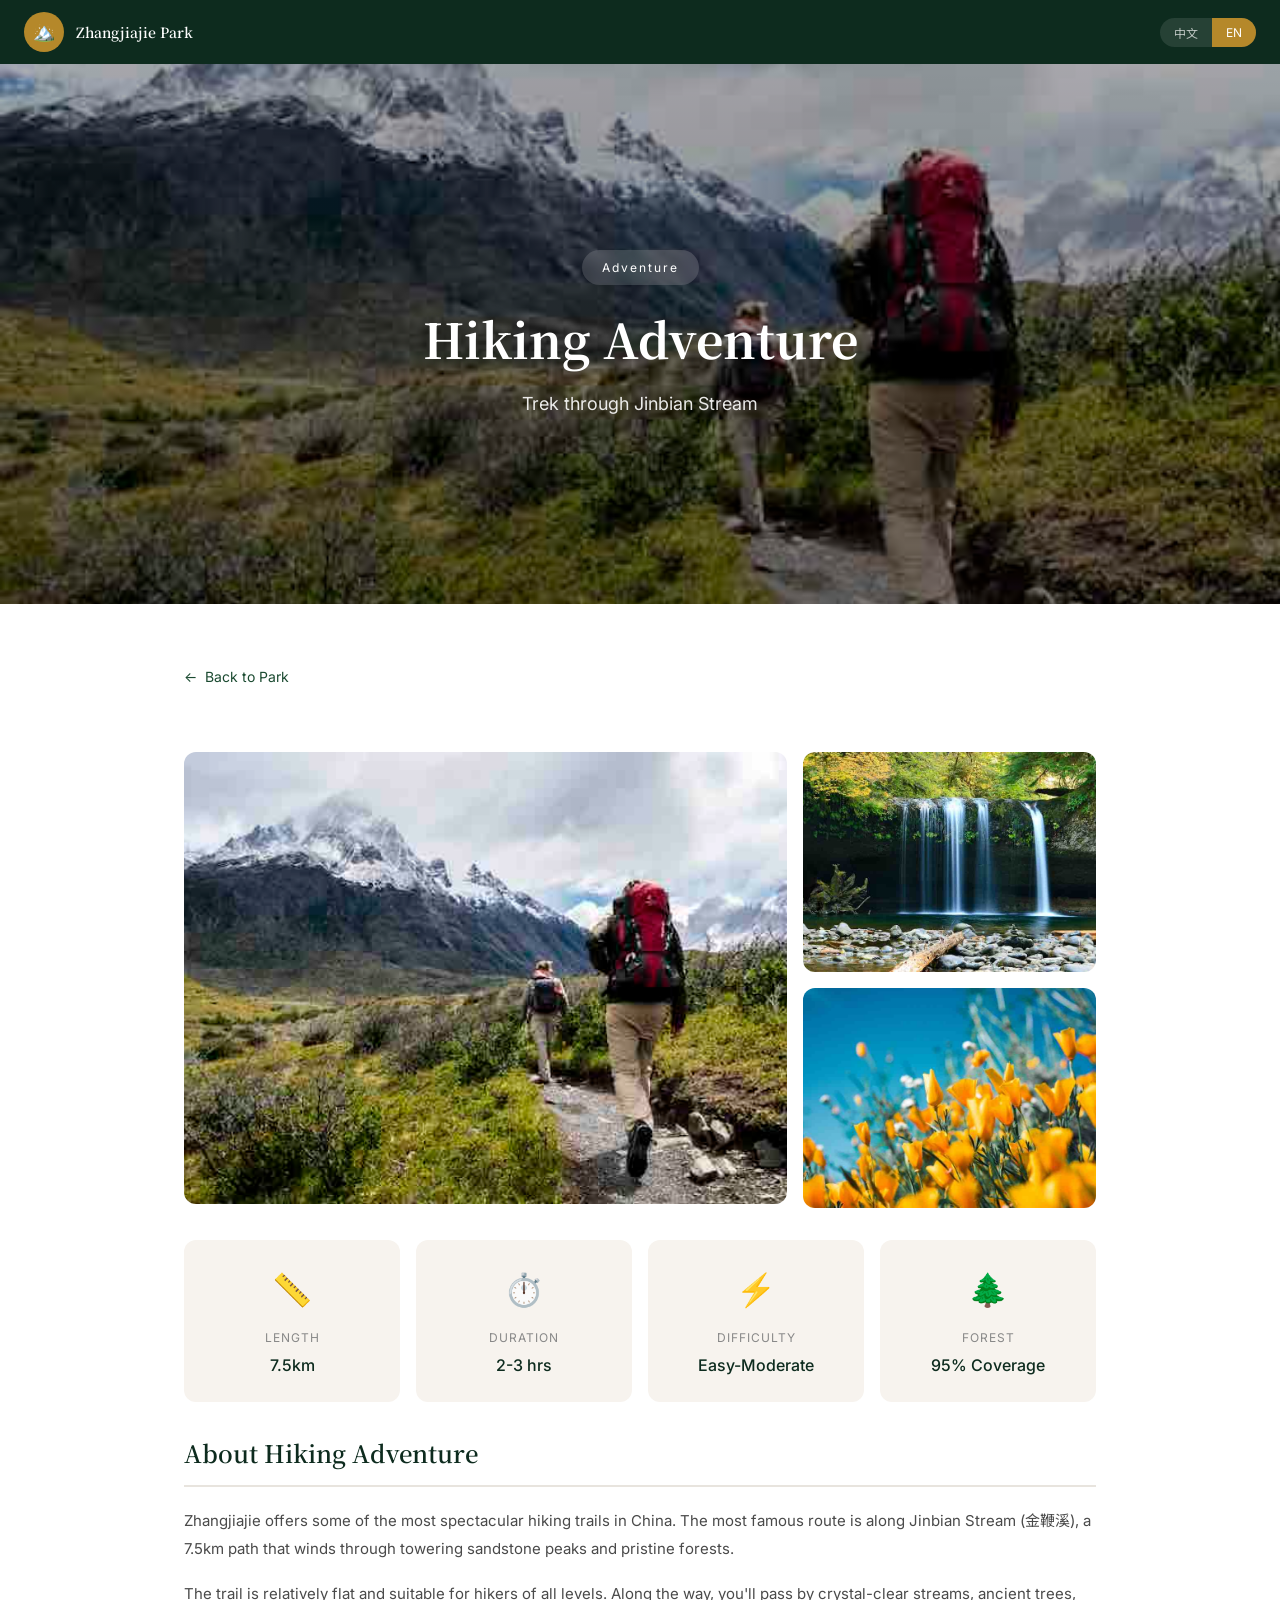
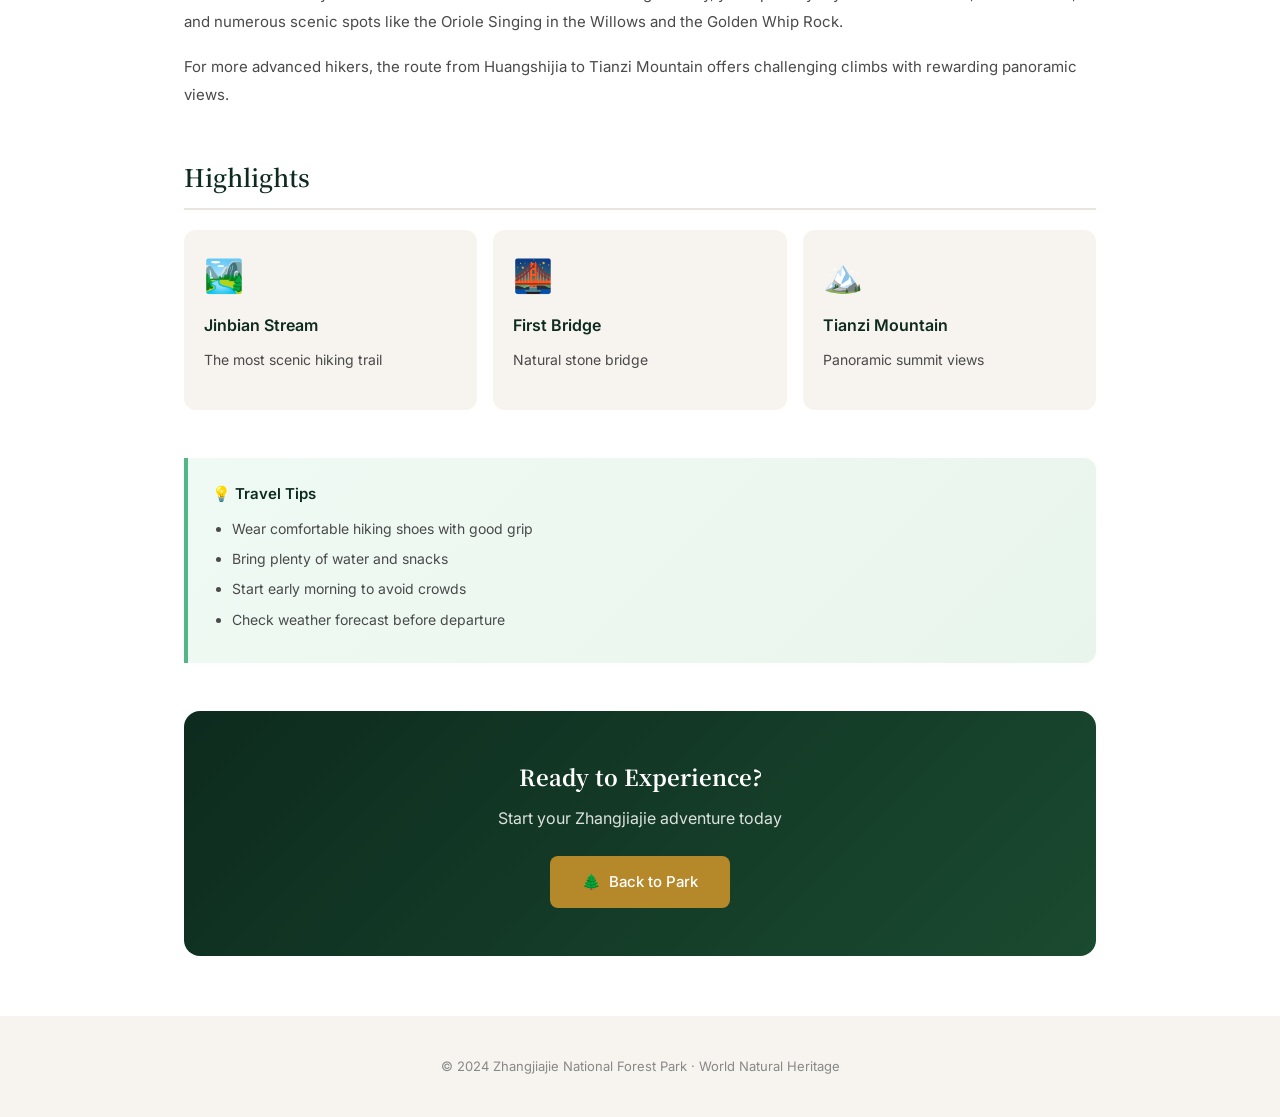
<file: exp-detail.html>
<!DOCTYPE html>
<html lang="en">
<head>
  <meta charset="UTF-8" />
  <meta name="viewport" content="width=device-width, initial-scale=1.0" />
  <title id="pageTitle">Experience Detail | Zhangjiajie National Forest Park</title>
  <meta name="description" id="metaDesc" content="Explore Zhangjiajie National Forest Park experiences." />
  <meta name="theme-color" content="#1a4a30" />
  
  <!-- Preconnect for Fonts -->
  <link rel="dns-prefetch" href="https://fonts.googleapis.com" />
  <link rel="preconnect" href="https://fonts.googleapis.com" />
  <link rel="preconnect" href="https://fonts.gstatic.com" crossorigin />
  <link href="https://fonts.googleapis.com/css2?family=Inter:wght@400;500;600&family=Noto+Sans+SC:wght@400;500&family=Noto+Serif+SC:wght@600;700&display=swap" rel="stylesheet" />
  
  <style>
    /* ========== RESET & BASE ========== */
    *, *::before, *::after { box-sizing: border-box; margin: 0; padding: 0; }
    html { scroll-behavior: smooth; }
    body {
      font-family: 'Inter', 'Noto Sans SC', -apple-system, sans-serif;
      color: #1a1a1a;
      background: #fff;
      line-height: 1.6;
      -webkit-font-smoothing: antialiased;
    }
    a { text-decoration: none; color: inherit; }
    img { display: block; max-width: 100%; }
    button { font-family: inherit; cursor: pointer; border: none; background: none; }
    
    /* ========== COLOR VARIABLES ========== */
    :root {
      --green-dark: #0d2b1e;
      --green-mid: #1a4a30;
      --green-light: #2d6a4f;
      --green-accent: #52b788;
      --gold: #b5882a;
      --gold-light: #d4a843;
      --cream: #f7f3ee;
      --cream-dark: #e8e4de;
      --text-dark: #1a1a1a;
      --text-mid: #4a4a4a;
      --text-light: #888;
      --white: #fff;
    }
    
    /* ========== HEADER ========== */
    .header {
      position: fixed;
      top: 0;
      left: 0;
      right: 0;
      z-index: 1000;
      background: var(--green-dark);
      height: 64px;
      display: flex;
      align-items: center;
      justify-content: space-between;
      padding: 0 24px;
    }
    .header-logo {
      display: flex;
      align-items: center;
      gap: 12px;
      color: var(--white);
    }
    .header-logo-icon {
      width: 40px;
      height: 40px;
      background: var(--gold);
      border-radius: 50%;
      display: flex;
      align-items: center;
      justify-content: center;
      font-size: 18px;
    }
    .header-logo-text {
      font-family: 'Noto Serif SC', serif;
      font-size: 14px;
      font-weight: 600;
    }
    .lang-switch {
      display: flex;
      background: rgba(255,255,255,0.1);
      border-radius: 20px;
      overflow: hidden;
    }
    .lang-switch button {
      padding: 6px 14px;
      font-size: 12px;
      color: rgba(255,255,255,0.7);
      transition: background 0.2s, color 0.2s;
    }
    .lang-switch button.active {
      background: var(--gold);
      color: var(--white);
    }
    
    /* ========== HERO ========== */
    .hero {
      height: 60vh;
      min-height: 400px;
      position: relative;
      display: flex;
      align-items: center;
      justify-content: center;
      color: var(--white);
      text-align: center;
      margin-top: 64px;
    }
    .hero-bg {
      position: absolute;
      inset: 0;
      background-size: cover;
      background-position: center;
    }
    .hero-overlay {
      position: absolute;
      inset: 0;
      background: linear-gradient(to bottom, rgba(0,0,0,0.3), rgba(0,0,0,0.5));
    }
    .hero-content {
      position: relative;
      z-index: 10;
      padding: 0 24px;
    }
    .hero-badge {
      display: inline-flex;
      align-items: center;
      gap: 8px;
      background: rgba(255,255,255,0.15);
      backdrop-filter: blur(6px);
      padding: 8px 20px;
      border-radius: 30px;
      font-size: 12px;
      letter-spacing: 2px;
      margin-bottom: 16px;
    }
    .hero-title {
      font-family: 'Noto Serif SC', serif;
      font-size: clamp(28px, 5vw, 48px);
      font-weight: 700;
      margin-bottom: 12px;
      text-shadow: 0 2px 20px rgba(0,0,0,0.3);
    }
    .hero-subtitle {
      font-size: clamp(14px, 2vw, 18px);
      opacity: 0.9;
      max-width: 600px;
      margin: 0 auto;
    }
    
    /* ========== CONTENT ========== */
    .content-section {
      max-width: 960px;
      margin: 0 auto;
      padding: 60px 24px;
    }
    .back-link {
      display: inline-flex;
      align-items: center;
      gap: 8px;
      color: var(--green-mid);
      font-size: 14px;
      margin-bottom: 32px;
      transition: color 0.2s;
    }
    .back-link:hover {
      color: var(--green-dark);
    }
    
    /* ========== GALLERY ========== */
    .gallery {
      display: grid;
      grid-template-columns: repeat(3, 1fr);
      gap: 16px;
      margin: 32px 0;
    }
    .gallery-item {
      border-radius: 12px;
      overflow: hidden;
      aspect-ratio: 4/3;
      cursor: pointer;
      transition: transform 0.3s;
    }
    .gallery-item:hover {
      transform: scale(1.03);
    }
    .gallery-item img {
      width: 100%;
      height: 100%;
      object-fit: cover;
    }
    .gallery-item:first-child {
      grid-column: span 2;
      grid-row: span 2;
    }
    
    /* ========== INFO CARDS ========== */
    .info-grid {
      display: grid;
      grid-template-columns: repeat(auto-fit, minmax(180px, 1fr));
      gap: 16px;
      margin: 32px 0;
    }
    .info-card {
      background: var(--cream);
      padding: 24px;
      border-radius: 12px;
      text-align: center;
      transition: transform 0.25s;
    }
    .info-card:hover {
      transform: translateY(-4px);
    }
    .info-icon {
      font-size: 32px;
      margin-bottom: 12px;
    }
    .info-label {
      font-size: 12px;
      color: var(--text-light);
      letter-spacing: 1px;
      text-transform: uppercase;
      margin-bottom: 6px;
    }
    .info-value {
      font-size: 16px;
      font-weight: 500;
      color: var(--green-dark);
    }
    
    /* ========== SECTION ========== */
    .section {
      margin-bottom: 48px;
    }
    .section-title {
      font-family: 'Noto Serif SC', serif;
      font-size: 24px;
      font-weight: 600;
      color: var(--green-dark);
      margin-bottom: 20px;
      padding-bottom: 12px;
      border-bottom: 2px solid var(--cream-dark);
    }
    .section p {
      font-size: 15px;
      color: var(--text-mid);
      line-height: 1.9;
      margin-bottom: 16px;
    }
    
    /* ========== TIPS ========== */
    .tip-box {
      background: linear-gradient(135deg, #f0faf4, #e8f5ec);
      border-left: 4px solid var(--green-accent);
      padding: 24px;
      border-radius: 0 12px 12px 0;
      margin: 24px 0;
    }
    .tip-box h4 {
      font-size: 15px;
      font-weight: 600;
      color: var(--green-dark);
      margin-bottom: 12px;
      display: flex;
      align-items: center;
      gap: 8px;
    }
    .tip-box ul {
      margin: 12px 0 0;
      padding-left: 20px;
    }
    .tip-box li {
      font-size: 14px;
      color: var(--text-mid);
      margin-bottom: 8px;
    }
    
    /* ========== CTA ========== */
    .cta-section {
      background: linear-gradient(135deg, var(--green-dark), var(--green-mid));
      color: var(--white);
      padding: 48px;
      border-radius: 16px;
      text-align: center;
      margin-top: 48px;
    }
    .cta-section h3 {
      font-family: 'Noto Serif SC', serif;
      font-size: 22px;
      margin-bottom: 12px;
    }
    .cta-section p {
      opacity: 0.85;
      margin-bottom: 24px;
      color: var(--white);
    }
    .cta-btn {
      display: inline-flex;
      align-items: center;
      gap: 8px;
      padding: 14px 32px;
      background: var(--gold);
      color: var(--white);
      border-radius: 8px;
      font-size: 15px;
      font-weight: 500;
      transition: background 0.2s, transform 0.2s;
    }
    .cta-btn:hover {
      background: var(--gold-light);
      transform: translateY(-2px);
    }
    
    /* ========== FOOTER ========== */
    .footer {
      padding: 40px 24px;
      text-align: center;
      background: var(--cream);
      font-size: 13px;
      color: var(--text-light);
    }
    .footer a {
      color: var(--green-mid);
    }
    
    /* ========== LANGUAGE TOGGLE ========== */
    [lang="zh"] .en-content { display: none; }
    [lang="en"] .zh-content { display: none; }
    
    /* ========== RESPONSIVE ========== */
    @media (max-width: 768px) {
      .gallery {
        grid-template-columns: repeat(2, 1fr);
      }
      .gallery-item:first-child {
        grid-column: span 2;
        grid-row: span 1;
      }
      .info-grid { grid-template-columns: repeat(2, 1fr); }
      .cta-section { padding: 32px 24px; }
    }
    @media (max-width: 480px) {
      .gallery {
        grid-template-columns: 1fr;
      }
      .gallery-item:first-child {
        grid-column: span 1;
      }
    }
  </style>
</head>
<body lang="en">
  
  <!-- HEADER -->
  <header class="header">
    <a href="index.html" class="header-logo">
      <div class="header-logo-icon">🏔️</div>
      <div class="header-logo-text en-content">Zhangjiajie Park</div>
      <div class="header-logo-text zh-content">张家界国家森林公园</div>
    </a>
    <div class="lang-switch">
      <button onclick="switchLang('zh')" data-lang="zh">中文</button>
      <button onclick="switchLang('en')" class="active" data-lang="en">EN</button>
    </div>
  </header>
  
  <!-- HERO -->
  <section class="hero" id="heroSection">
    <div class="hero-bg" id="heroBg"></div>
    <div class="hero-overlay"></div>
    <div class="hero-content">
      <div class="hero-badge en-content" id="heroBadgeEn"></div>
      <div class="hero-badge zh-content" id="heroBadgeZh"></div>
      <h1 class="hero-title en-content" id="heroTitleEn"></h1>
      <h1 class="hero-title zh-content" id="heroTitleZh"></h1>
      <p class="hero-subtitle en-content" id="heroSubtitleEn"></p>
      <p class="hero-subtitle zh-content" id="heroSubtitleZh"></p>
    </div>
  </section>
  
  <!-- CONTENT -->
  <section class="content-section">
    <a href="index.html" class="back-link">
      <span>←</span>
      <span class="en-content">Back to Park</span>
      <span class="zh-content">返回首页</span>
    </a>
    
    <!-- Gallery -->
    <div class="gallery" id="gallerySection">
      <!-- Images will be rendered by JS -->
    </div>
    
    <!-- Info Cards -->
    <div class="info-grid" id="infoGrid">
      <!-- Info cards will be rendered by JS -->
    </div>
    
    <!-- Description -->
    <div class="section">
      <h2 class="section-title en-content" id="descTitleEn"></h2>
      <h2 class="section-title zh-content" id="descTitleZh"></h2>
      <div id="descContent">
        <!-- Description will be rendered by JS -->
      </div>
    </div>
    
    <!-- Highlights -->
    <div class="section">
      <h2 class="section-title en-content" id="highlightsTitleEn"></h2>
      <h2 class="section-title zh-content" id="highlightsTitleZh"></h2>
      <div id="highlightsContent">
        <!-- Highlights will be rendered by JS -->
      </div>
    </div>
    
    <!-- Tips -->
    <div class="tip-box">
      <h4 id="tipsTitle"></h4>
      <ul class="en-content" id="tipsListEn"></ul>
      <ul class="zh-content" id="tipsListZh"></ul>
    </div>
    
    <!-- CTA -->
    <div class="cta-section">
      <h3 class="en-content">Ready to Experience?</h3>
      <h3 class="zh-content">准备好体验了吗？</h3>
      <p class="en-content">Start your Zhangjiajie adventure today</p>
      <p class="zh-content">立即开启您的张家界之旅</p>
      <a href="index.html" class="cta-btn en-content">
        <span>🌲</span> Back to Park
      </a>
      <a href="index.html" class="cta-btn zh-content">
        <span>🌲</span> 返回首页
      </a>
    </div>
  </section>
  
  <!-- FOOTER -->
  <footer class="footer">
    <p>
      <span class="en-content">© 2024 Zhangjiajie National Forest Park · World Natural Heritage</span>
      <span class="zh-content">© 2024 张家界国家森林公园 · 世界自然遗产</span>
    </p>
  </footer>
  
  <script defer>
    // ========== EXPERIENCE DATA ==========
    var allExpData = [
      {
        id: 'hiking',
        images: ['assets/images/exp-hiking.jpg', 'assets/images/gal-stream.jpg', 'assets/images/gal-spring.jpg'],
        badge: 'Adventure',
        badgeZh: '探险',
        title: 'Hiking Adventure',
        titleZh: '徒步探险',
        subtitle: 'Trek through Jinbian Stream',
        subtitleZh: '穿越金鞭溪',
        desc: '<p>Zhangjiajie offers some of the most spectacular hiking trails in China. The most famous route is along Jinbian Stream (金鞭溪), a 7.5km path that winds through towering sandstone peaks and pristine forests.</p><p>The trail is relatively flat and suitable for hikers of all levels. Along the way, you\'ll pass by crystal-clear streams, ancient trees, and numerous scenic spots like the Oriole Singing in the Willows and the Golden Whip Rock.</p><p>For more advanced hikers, the route from Huangshijia to Tianzi Mountain offers challenging climbs with rewarding panoramic views.</p>',
        descZh: '<p>张家界拥有中国最壮观的徒步路线之一。最著名的路线是金鞭溪，一条7.5公里的小径蜿蜒穿过高耸的砂岩峰林和原始森林。</p><p>这条路线相对平坦，适合各个水平的徒步者。沿途您会经过清澈的溪流、古树和众多景点，如莺歌燕舞和金鞭岩。</p><p>对于更有经验的徒步者，从黄石寨到天子山的路线提供了具有挑战性的攀登和无与伦比的全景视野。</p>',
        info: [
          { icon: '📏', label: 'Length', labelZh: '长度', value: '7.5km' },
          { icon: '⏱️', label: 'Duration', labelZh: '时长', value: '2-3 hrs' },
          { icon: '⚡', label: 'Difficulty', labelZh: '难度', value: 'Easy-Moderate' },
          { icon: '🌲', label: 'Forest', labelZh: '森林', value: '95% Coverage' }
        ],
        highlights: [
          { icon: '🏞️', name: 'Jinbian Stream', nameZh: '金鞭溪', desc: 'The most scenic hiking trail', descZh: '最美丽的徒步路线' },
          { icon: '🌉', name: 'First Bridge', nameZh: '天下第一桥', desc: 'Natural stone bridge', descZh: '天然石桥' },
          { icon: '🏔️', name: 'Tianzi Mountain', nameZh: '天子山', desc: 'Panoramic summit views', descZh: '山顶全景' }
        ],
        tips: [
          'Wear comfortable hiking shoes with good grip',
          'Bring plenty of water and snacks',
          'Start early morning to avoid crowds',
          'Check weather forecast before departure'
        ],
        tipsZh: [
          '穿舒适的防滑登山鞋',
          '带足够的水和零食',
          '建议早晨出发避开人群',
          '出发前查看天气预报'
        ]
      },
      {
        id: 'photography',
        images: ['assets/images/exp-photo.jpg', 'assets/images/gal-yuanjiajie.jpg', 'assets/images/gal-clouds.jpg'],
        badge: 'Photography',
        badgeZh: '摄影',
        title: 'Photography Tour',
        titleZh: '摄影之旅',
        subtitle: 'Capture nature\'s masterpieces',
        subtitleZh: '捕捉大自然的鬼斧神工',
        desc: '<p>Zhangjiajie is a paradise for photographers. The park\'s unique quartz sandstone pillars, sea of clouds, and changing seasons offer endless opportunities for stunning shots.</p><p>Best photography spots include Yuanjiajie (for the Avatar mountains), Tianzi Mountain (for sunrise and sea of clouds), and the Golden Whip Stream (for forest and stream scenes).</p><p>Professional photography tours are available, with local guides who know the best vantage points and timing for that perfect shot.</p>',
        descZh: '<p>张家界是摄影师的天堂。公园独特的石英砂岩柱、云海和四季变化为令人惊叹的拍摄提供了无穷的机会。</p><p>最佳摄影点包括袁家界（阿凡达山）、天子山（日出和云海）和金鞭溪（森林和溪流场景）。</p><p>提供专业摄影之旅，当地导游知道最佳拍摄角度和时机，帮您拍出完美照片。</p>',
        info: [
          { icon: '📷', label: 'Best Time', labelZh: '最佳时间', value: 'Sunrise/Sunset' },
          { icon: '🌅', label: 'Season', labelZh: '季节', value: 'Apr-Oct' },
          { icon: '🎒', label: 'Gear', labelZh: '装备', value: 'Tripod+Wide' },
          { icon: '👥', label: 'Tour', labelZh: '导览', value: 'Available' }
        ],
        highlights: [
          { icon: '🌄', name: 'Sea of Clouds', nameZh: '云海', desc: 'Most photogenic natural phenomenon', descZh: '最上镜的自然现象' },
          { icon: '🌉', name: 'Avatar Peaks', nameZh: '阿凡达山峰', desc: 'Iconic Hallelujah Mountains', descZh: '标志性的哈利路亚山' },
          { icon: '🍂', name: 'Autumn Colors', nameZh: '秋色', desc: 'Vibrant fall foliage', descZh: '鲜艳的秋叶' }
        ],
        tips: [
          'Bring a tripod for sunrise/sunset shots',
          'Wide-angle lens is essential for landscapes',
          'Visit during "golden hour" (1 hour after sunrise/before sunset)',
          'Consider hiring a local photography guide'
        ],
        tipsZh: [
          '带三脚架拍摄日出/日落',
          '广角镜头对风景摄影至关重要',
          '在"黄金时段"（日出后1小时/日落前1小时）拍摄',
          '考虑聘请当地摄影导游'
        ]
      },
      {
        id: 'eco',
        images: ['assets/images/exp-eco.jpg', 'assets/images/gal-spring.jpg', 'assets/images/gal-autumn.jpg'],
        badge: 'Education',
        badgeZh: '研学',
        title: 'Eco Education',
        titleZh: '生态研学',
        subtitle: 'Learn about geological wonders',
        subtitleZh: '了解地质奇观',
        desc: '<p>Zhangjiajie National Forest Park is not only a scenic wonder but also an open-air classroom for geology, ecology, and biodiversity. The park\'s quartz sandstone pillars were formed over 380 million years.</p><p>Educational programs cover topics like: formation of sandstone peaks, subtropical forest ecosystems, Tujia and Miao ethnic cultures, and conservation efforts. Perfect for school groups and nature enthusiasts.</p><p>Guided eco-tours explain the unique geological history and the rich biodiversity of the region, including many endemic species.</p>',
        descZh: '<p>张家界国家森林公园不仅是风景奇观，也是地质、生态和生物多样性的露天课堂。公园的石英砂岩柱形成于3.8亿年前。</p><p>教育项目涵盖的主题包括：砂岩峰林的形成、亚热带森林生态系统、土家族和苗族文化以及保护工作。非常适合学校团体和自然爱好者。</p><p>生态导览会解释独特的地质历史和该地区丰富的生物多样性，包括许多特有物种。</p>',
        info: [
          { icon: '🏫', label: 'Program', labelZh: '项目', value: 'Available' },
          { icon: '👨‍🏫', label: 'Guide', labelZh: '导游', value: 'Expert' },
          { icon: '🌿', label: 'Species', labelZh: '物种', value: '3,000+' },
          { icon: '📚', label: 'Topics', labelZh: '主题', value: 'Geology+Eco' }
        ],
        highlights: [
          { icon: '🪨', name: 'Geology', nameZh: '地质学', desc: '380-million-year history', descZh: '3.8亿年历史' },
          { icon: '🌳', name: 'Biodiversity', nameZh: '生物多样性', desc: '3,000+ plant species', descZh: '3000+植物物种' },
          { icon: '👥', name: 'Culture', nameZh: '文化', desc: 'Tujia & Miao heritage', descZh: '土家 and 苗族遗产' }
        ],
        tips: [
          'Book educational tours in advance',
          'Suitable for students aged 10 and above',
          'Wear comfortable walking shoes',
          'Bring notebook and camera for记录'
        ],
        tipsZh: [
          '提前预订教育之旅',
          '适合10岁及以上学生',
          '穿舒适的步行鞋',
          '带上笔记本和相机做记录'
        ]
      },
      {
        id: 'stargazing',
        images: ['assets/images/exp-stargaze.jpg', 'assets/images/gal-sunrise.jpg', 'assets/images/gal-winter.jpg'],
        badge: 'Stargazing',
        badgeZh: '观星',
        title: 'Sea of Clouds & Stargazing',
        titleZh: '云海星空',
        subtitle: 'Witness sunrise and starry skies',
        subtitleZh: '观赏日出与满天繁星',
        desc: '<p>Zhangjiajie offers breathtaking experiences of both sea of clouds and stargazing. The sea of clouds phenomenon occurs when moist air condenses into a thick layer of cloud that fills the valleys between peaks.</p><p>Best spots for cloud sea viewing are Tianzi Mountain and Yangjiajie. For stargazing, the remote locations away from city lights provide crystal-clear night skies perfect for astrophotography.</p><p>Many visitors choose to stay overnight on the mountain to catch both sunset and sunrise, when the clouds are most dramatic.</p>',
        descZh: '<p>张家界提供云海和观星的令人叹为观止的体验。当潮湿的空气凝结成厚厚的云层填满峰谷之间时，就会出现云海现象。</p><p>观云海的最佳地点是天子山和杨家界。对于观星，远离城市灯光的偏远地点提供了清澈的夜空，非常适合天文摄影。</p><p>许多游客选择在山上过夜，以捕捉日落和日出，那时云层最为壮观。</p>',
        info: [
          { icon: '🌅', label: 'Sunrise', labelZh: '日出', value: '6:00-7:00' },
          { icon: '🌃', label: 'Stargazing', labelZh: '观星', value: 'After 20:00' },
          { icon: '🏔️', label: 'Best Spot', labelZh: '最佳地点', value: 'Tianzi Mtn' },
          { icon: '🏨', label: 'Stay', labelZh: '住宿', value: 'Mountain Inn' }
        ],
        highlights: [
          { icon: '🌊', name: 'Sea of Clouds', nameZh: '云海', desc: 'Spectacular cloud formations', descZh: '壮观的云层形态' },
          { icon: '⭐', name: 'Starry Sky', nameZh: '星空', desc: 'Milky Way visible', descZh: '可见银河' },
          { icon: '🌄', name: 'Sunrise', nameZh: '日出', desc: 'Golden hour magic', descZh: '黄金时段魔法' }
        ],
        tips: [
          'Check weather - clear skies are best for stargazing',
          'Bring warm clothes (mountain temperatures drop at night)',
          'Stay at mountain accommodation for convenience',
          'Use red light flashlight to preserve night vision'
        ],
        tipsZh: [
          '查看天气 - 晴朗夜空最适合观星',
          '带保暖衣物（山上夜间温度下降）',
          '住山上住宿更方便',
          '用红光手电筒保护夜视能力'
        ]
      }
    ];
    
    // ========== APP STATE ==========
    var AppState = {
      currentLang: 'en'
    };
    
    // ========== GET EXPERIENCE ID FROM URL ==========
    function getExpId() {
      var params = new URLSearchParams(window.location.search);
      return params.get('id') || 'hiking';
    }
    
    // ========== GET CURRENT EXPERIENCE DATA ==========
    function getCurrentExp() {
      var id = getExpId();
      for (var i = 0; i < allExpData.length; i++) {
        if (allExpData[i].id === id) {
          return { data: allExpData[i], index: i };
        }
      }
      return { data: allExpData[0], index: 0 };
    }
    
    // ========== SWITCH LANGUAGE ==========
    function switchLang(lang) {
      AppState.currentLang = lang;
      document.body.lang = lang;
      
      // Update header buttons
      document.querySelectorAll('.lang-switch button').forEach(function(btn) {
        btn.classList.remove('active');
      });
      document.querySelector('.lang-switch button[data-lang="' + lang + '"]').classList.add('active');
    }
    
    // ========== RENDER HERO ==========
    function renderHero() {
      var exp = getCurrentExp().data;
      
      // Set hero background image
      document.getElementById('heroBg').style.backgroundImage = 'url(\'' + exp.images[0] + '\')';
      
      // Set badge
      document.getElementById('heroBadgeEn').textContent = exp.badge;
      document.getElementById('heroBadgeZh').textContent = exp.badgeZh;
      
      // Set title
      document.getElementById('heroTitleEn').textContent = exp.title;
      document.getElementById('heroTitleZh').textContent = exp.titleZh;
      
      // Set subtitle
      document.getElementById('heroSubtitleEn').textContent = exp.subtitle;
      document.getElementById('heroSubtitleZh').textContent = exp.subtitleZh;
      
      // Update page title
      document.title = exp.title + ' | Zhangjiajie Park';
    }
    
    // ========== RENDER GALLERY ==========
    function renderGallery() {
      var exp = getCurrentExp().data;
      var container = document.getElementById('gallerySection');
      var html = '';
      
      exp.images.forEach(function(img, index) {
        html += '<div class="gallery-item">';
        html += '<img src="' + img + '" alt="' + exp.title + ' - Image ' + (index + 1) + '" loading="lazy" decoding="async">';
        html += '</div>';
      });
      
      container.innerHTML = html;
    }
    
    // ========== RENDER INFO CARDS ==========
    function renderInfoCards() {
      var exp = getCurrentExp().data;
      var container = document.getElementById('infoGrid');
      var html = '';
      
      exp.info.forEach(function(item) {
        html += '<div class="info-card">';
        html += '<div class="info-icon">' + item.icon + '</div>';
        html += '<div class="info-label en-content">' + item.label + '</div>';
        html += '<div class="info-label zh-content">' + item.labelZh + '</div>';
        html += '<div class="info-value">' + item.value + '</div>';
        html += '</div>';
      });
      
      container.innerHTML = html;
    }
    
    // ========== RENDER DESCRIPTION ==========
    function renderDescription() {
      var exp = getCurrentExp().data;
      
      document.getElementById('descTitleEn').textContent = 'About ' + exp.title;
      document.getElementById('descTitleZh').textContent = '关于 ' + exp.titleZh;
      document.getElementById('descContent').innerHTML = '<div class="en-content">' + exp.desc + '</div><div class="zh-content">' + exp.descZh + '</div>';
    }
    
    // ========== RENDER HIGHLIGHTS ==========
    function renderHighlights() {
      var exp = getCurrentExp().data;
      var container = document.getElementById('highlightsContent');
      
      document.getElementById('highlightsTitleEn').textContent = 'Highlights';
      document.getElementById('highlightsTitleZh').textContent = '亮点';
      
      var html = '<div style="display: grid; grid-template-columns: repeat(auto-fit, minmax(250px, 1fr)); gap: 16px; margin-top: 20px;">';
      exp.highlights.forEach(function(item) {
        html += '<div style="background: var(--cream); padding: 20px; border-radius: 12px;">';
        html += '<div style="font-size: 32px; margin-bottom: 12px;">' + item.icon + '</div>';
        html += '<h4 class="en-content" style="font-size: 16px; font-weight: 600; color: var(--green-dark); margin-bottom: 8px;">' + item.name + '</h4>';
        html += '<h4 class="zh-content" style="font-size: 16px; font-weight: 600; color: var(--green-dark); margin-bottom: 8px;">' + item.nameZh + '</h4>';
        html += '<p class="en-content" style="font-size: 14px; color: var(--text-mid);">' + item.desc + '</p>';
        html += '<p class="zh-content" style="font-size: 14px; color: var(--text-mid);">' + item.descZh + '</p>';
        html += '</div>';
      });
      html += '</div>';
      
      container.innerHTML = html;
    }
    
    // ========== RENDER TIPS ==========
    function renderTips() {
      var exp = getCurrentExp().data;
      var isZh = AppState.currentLang === 'zh';
      
      document.getElementById('tipsTitle').innerHTML = (isZh ? '💡 实用贴士' : '💡 Travel Tips');
      
      var tipsEnHtml = '';
      exp.tips.forEach(function(tip) {
        tipsEnHtml += '<li>' + tip + '</li>';
      });
      document.getElementById('tipsListEn').innerHTML = tipsEnHtml;
      
      var tipsZhHtml = '';
      exp.tipsZh.forEach(function(tip) {
        tipsZhHtml += '<li>' + tip + '</li>';
      });
      document.getElementById('tipsListZh').innerHTML = tipsZhHtml;
    }
    
    // ========== INITIALIZE ==========
    document.addEventListener('DOMContentLoaded', function() {
      renderHero();
      renderGallery();
      renderInfoCards();
      renderDescription();
      renderHighlights();
      renderTips();
    });
  </script>
</body>
</html>
</file>
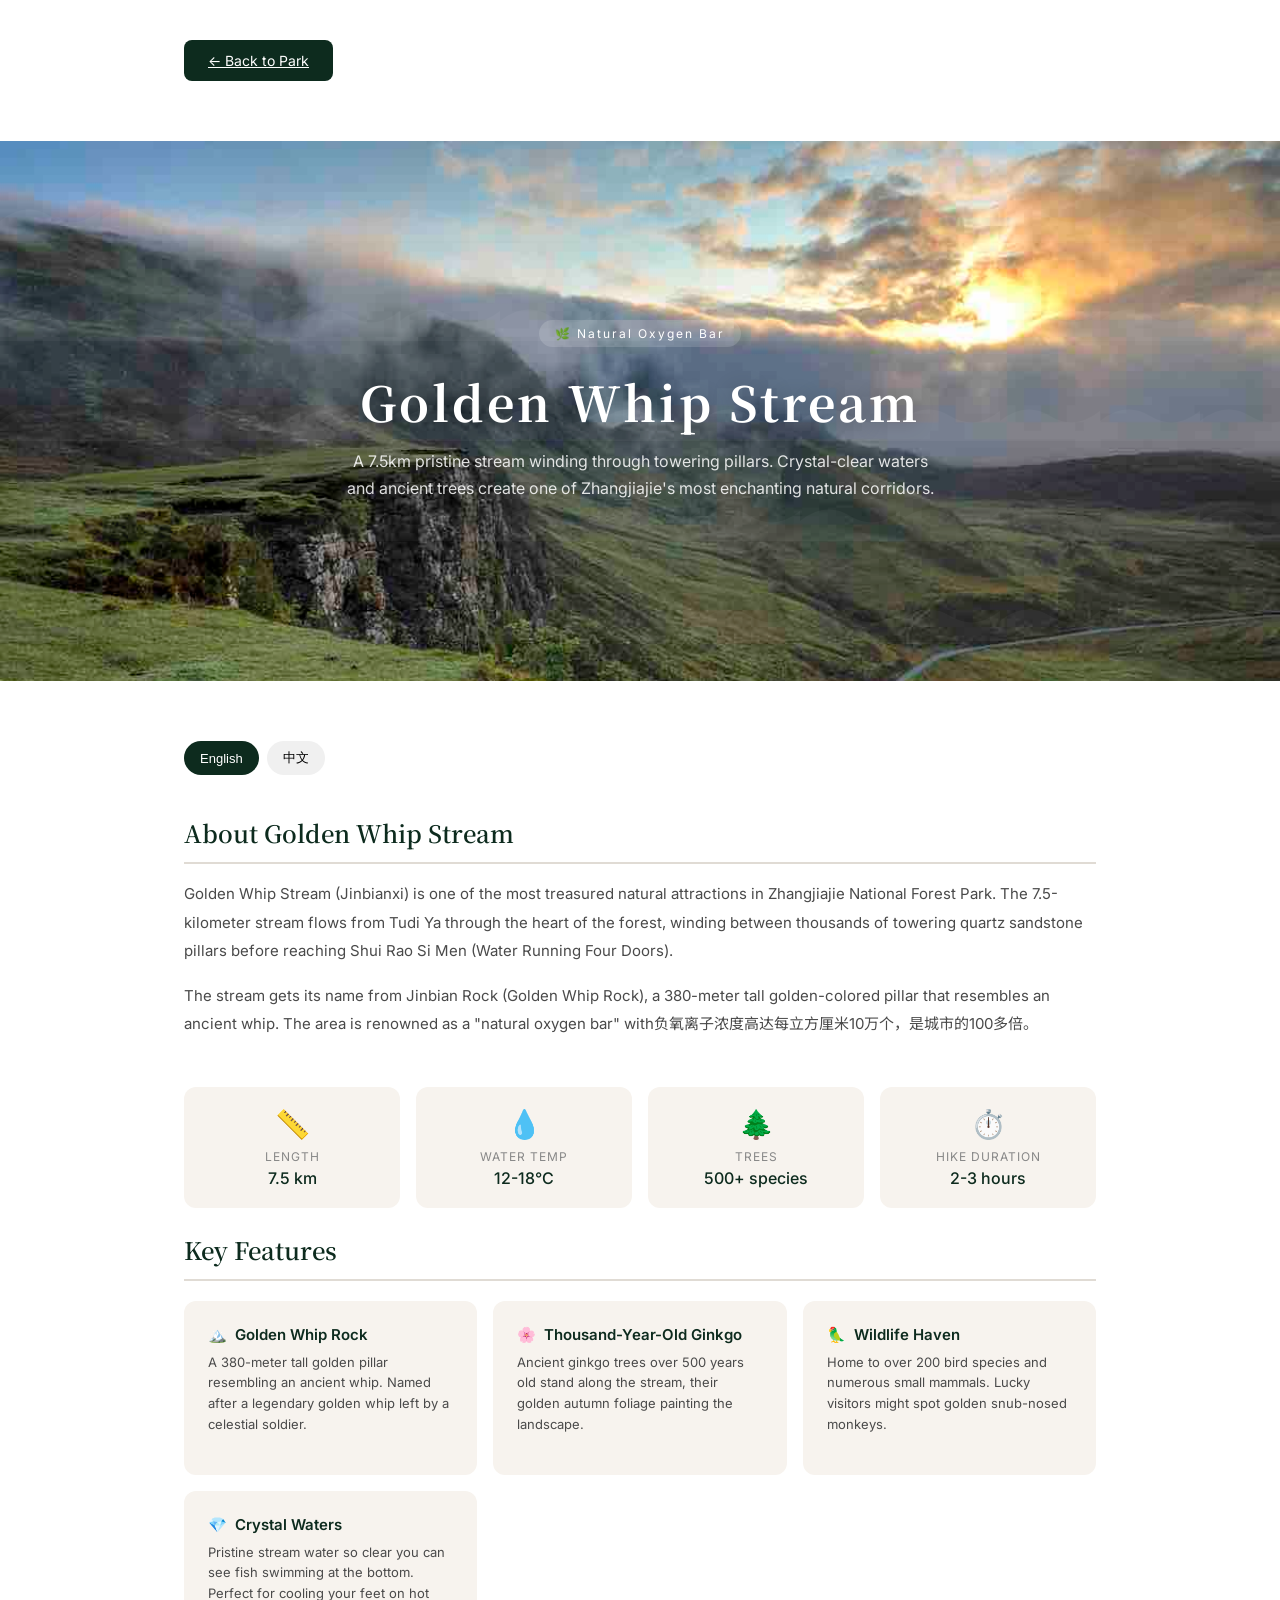
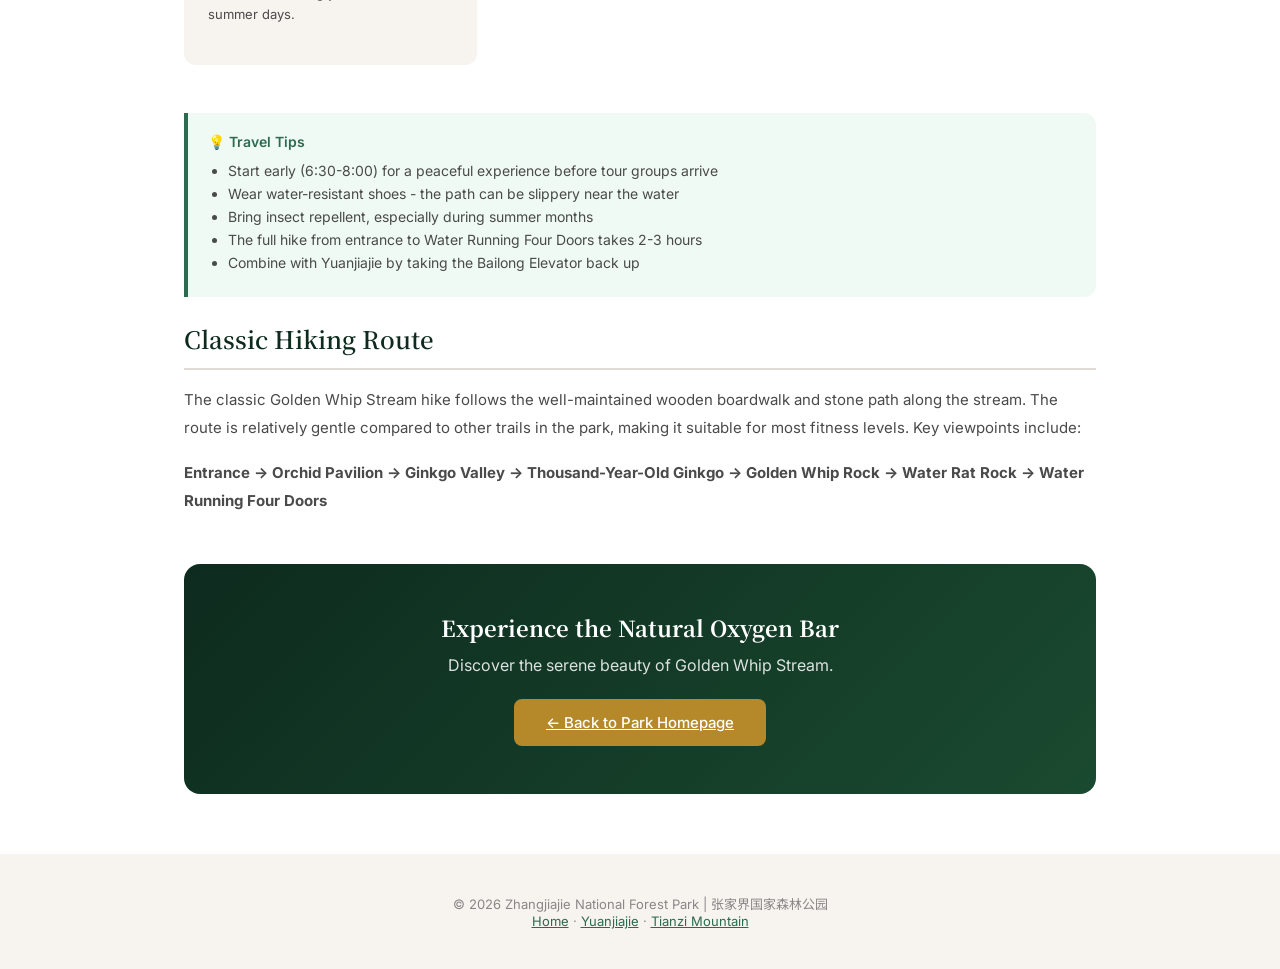
<file: jinbianxi.html>
<!DOCTYPE html>
<html lang="en">
<head>
  <meta charset="UTF-8" />
  <meta name="viewport" content="width=device-width, initial-scale=1.0" />
  <title>Golden Whip Stream · Natural Oxygen Bar | Zhangjiajie National Forest Park</title>
  <meta name="description" content="Explore Golden Whip Stream (Jinbianxi) - a 7.5km pristine stream winding through towering quartz sandstone pillars. One of Zhangjiajie's most classic hiking trails and a natural oxygen bar." />
  <link rel="dns-prefetch" href="https://fonts.googleapis.com" />
  <link rel="preconnect" href="https://fonts.googleapis.com" />
  <link rel="preconnect" href="https://fonts.gstatic.com" crossorigin />
  <link href="https://fonts.googleapis.com/css2?family=Noto+Serif+SC:wght@400;600;700&family=Inter:wght@300;400;500;600&family=Noto+Sans+SC:wght@300;400;500&display=swap" rel="stylesheet" />
  <style>
    *{box-sizing:border-box;margin:0;padding:0}
    body{font-family:'Inter','Noto Sans SC',sans-serif;color:#1a1a1a;background:#fff;-webkit-font-smoothing:antialiased}
    .back-btn{display:inline-flex;align-items:center;gap:8px;padding:12px 24px;background:#0d2b1e;color:#fff;border-radius:8px;font-size:14px;transition:background .2s}
    .back-btn:hover{background:#1a4a30}
    .detail-hero{height:60vh;min-height:400px;background:url('../assets/images/jinbianxi.jpg') center/cover no-repeat;display:flex;align-items:center;justify-content:center;text-align:center;color:#fff;position:relative;overflow:hidden}
    .detail-hero::before{content:'';position:absolute;inset:0;background:url("data:image/svg+xml,%3Csvg xmlns='http://www.w3.org/2000/svg' viewBox='0 0 100 100'%3E%3Cpath fill='%23fff' opacity='0.04' d='M0,80 Q25,60 50,75 T100,70 L100,100 L0,100Z'/%3E%3C/svg%3E");background-size:100px}
    .detail-hero h1{font-family:'Noto Serif SC',serif;font-size:clamp(28px,5vw,48px);font-weight:700;letter-spacing:3px;margin-bottom:12px;text-shadow:0 2px 20px rgba(0,0,0,0.3)}
    .detail-hero p{font-size:16px;opacity:0.85;max-width:600px;line-height:1.7}
    .detail-hero .hero-badge{display:inline-flex;align-items:center;gap:8px;background:rgba(255,255,255,0.15);padding:6px 16px;border-radius:20px;font-size:12px;margin-bottom:20px;letter-spacing:2px}
    .container{max-width:960px;margin:0 auto;padding:60px 24px}
    .lang-toggle{display:flex;gap:8px;margin-bottom:40px}
    .lang-btn{padding:8px 16px;border-radius:20px;font-size:13px;background:#f0f0f0;border:none;cursor:pointer;transition:all .2s}
    .lang-btn.active{background:#0d2b1e;color:#fff}
    .section{margin-bottom:48px}
    .section h2{font-family:'Noto Serif SC',serif;font-size:24px;font-weight:600;color:#0d2b1e;margin-bottom:16px;padding-bottom:12px;border-bottom:2px solid #e0dbd4}
    .section p{font-size:15px;color:#4a4a4a;line-height:1.9;margin-bottom:16px}
    .info-grid{display:grid;grid-template-columns:repeat(auto-fit,minmax(200px,1fr));gap:16px;margin:24px 0}
    .info-card{background:#f7f3ee;padding:20px;border-radius:12px;text-align:center}
    .info-card .info-icon{font-size:28px;margin-bottom:8px}
    .info-card .info-label{font-size:12px;color:#888;letter-spacing:1px;text-transform:uppercase;margin-bottom:4px}
    .info-card .info-value{font-size:16px;font-weight:500;color:#0d2b1e}
    .feature-list{list-style:none;margin:20px 0;display:grid;grid-template-columns:repeat(auto-fit,minmax(280px,1fr));gap:16px}
    .feature-item{background:#f7f3ee;padding:24px;border-radius:12px}
    .feature-item h4{font-size:15px;font-weight:600;color:#0d2b1e;margin-bottom:8px;display:flex;align-items:center;gap:8px}
    .feature-item p{font-size:13px;color:#4a4a4a;line-height:1.6}
    .tip-box{background:#f0faf4;border-left:4px solid #2d6a4f;padding:20px;border-radius:0 12px 12px 0;margin:24px 0}
    .tip-box h4{font-size:14px;font-weight:600;color:#2d6a4f;margin-bottom:8px}
    .tip-box ul{margin:12px 0 0;padding-left:20px}
    .tip-box li{font-size:14px;color:#4a4a4a;margin-bottom:6px}
    .cta-section{background:linear-gradient(135deg,#0d2b1e,#1a4a30);color:#fff;padding:48px;border-radius:16px;text-align:center;margin-top:48px}
    .cta-section h3{font-family:'Noto Serif SC',serif;font-size:22px;margin-bottom:12px}
    .cta-section p{opacity:0.85;margin-bottom:24px}
    .cta-btn{display:inline-flex;align-items:center;gap:8px;padding:14px 32px;background:#b5882a;color:#fff;border-radius:8px;font-size:15px;font-weight:500;transition:background .2s,transform .2s}
    .cta-btn:hover{background:#d4a843;transform:translateY(-2px)}
    [lang="zh"] .en-content{display:none}
    [lang="en"] .zh-content{display:none}
    .footer{padding:40px 24px;text-align:center;background:#f7f3ee;font-size:13px;color:#888}
    .footer a{color:#2d6a4f}
  </style>
</head>
<body lang="en">
  <div class="container" style="padding-top:40px">
    <a href="index.html" class="back-btn" data-i18n="back">← Back to Park</a>
  </div>

  <div class="detail-hero">
    <div>
      <div class="hero-badge">🌿 Natural Oxygen Bar</div>
      <h1 class="en-content">Golden Whip Stream</h1>
      <h1 class="zh-content">金鞭溪</h1>
      <p class="en-content">A 7.5km pristine stream winding through towering pillars. Crystal-clear waters and ancient trees create one of Zhangjiajie's most enchanting natural corridors.</p>
      <p class="zh-content">全长7.5公里的原始溪流，穿行于高耸的石柱之间。清澈的溪水和古老的树木构成了张家界最迷人的自然走廊之一。</p>
    </div>
  </div>

  <div class="container">
    <div class="lang-toggle">
      <button class="lang-btn active" onclick="switchDetailLang('en')">English</button>
      <button class="lang-btn" onclick="switchDetailLang('zh')">中文</button>
    </div>

    <div class="section">
      <h2 class="en-content">About Golden Whip Stream</h2>
      <h2 class="zh-content">景区简介</h2>
      <p class="en-content">Golden Whip Stream (Jinbianxi) is one of the most treasured natural attractions in Zhangjiajie National Forest Park. The 7.5-kilometer stream flows from Tudi Ya through the heart of the forest, winding between thousands of towering quartz sandstone pillars before reaching Shui Rao Si Men (Water Running Four Doors).</p>
      <p class="zh-content">金鞭溪是张家界国家森林公园最珍贵的自然景观之一。7.5公里长的溪流从土地垭发源，穿行于万峰耸立的石英砂岩之间，最终流至水绕四门。</p>
      <p class="en-content">The stream gets its name from Jinbian Rock (Golden Whip Rock), a 380-meter tall golden-colored pillar that resembles an ancient whip. The area is renowned as a "natural oxygen bar" with负氧离子浓度高达每立方厘米10万个，是城市的100多倍。</p>
      <p class="zh-content">溪流因金鞭岩而得名——这是一座高380米、金黄色的石柱，形似古代鞭子。该地区被誉为"天然氧吧"，空气中负氧离子含量极高，是城市的100多倍。</p>
    </div>

    <div class="info-grid">
      <div class="info-card">
        <div class="info-icon">📏</div>
        <div class="info-label en-content">Length</div>
        <div class="info-label zh-content">全长</div>
        <div class="info-value">7.5 km</div>
      </div>
      <div class="info-card">
        <div class="info-icon">💧</div>
        <div class="info-label en-content">Water Temp</div>
        <div class="info-label zh-content">水温</div>
        <div class="info-value">12-18°C</div>
      </div>
      <div class="info-card">
        <div class="info-icon">🌲</div>
        <div class="info-label en-content">Trees</div>
        <div class="info-label zh-content">古树</div>
        <div class="info-value">500+ species</div>
      </div>
      <div class="info-card">
        <div class="info-icon">⏱️</div>
        <div class="info-label en-content">Hike Duration</div>
        <div class="info-label zh-content">建议游览</div>
        <div class="info-value en-content">2-3 hours</div>
        <div class="info-value zh-content">2-3小时</div>
      </div>
    </div>

    <div class="section">
      <h2 class="en-content">Key Features</h2>
      <h2 class="zh-content">主要特色</h2>
      <ul class="feature-list">
        <li class="feature-item">
          <h4>🏔️ <span class="en-content">Golden Whip Rock</span><span class="zh-content">金鞭岩</span></h4>
          <p class="en-content">A 380-meter tall golden pillar resembling an ancient whip. Named after a legendary golden whip left by a celestial soldier.</p>
          <p class="zh-content">高380米的金色石柱，形似古代鞭子。传说因天兵遗落金鞭而得名。</p>
        </li>
        <li class="feature-item">
          <h4>🌸 <span class="en-content">Thousand-Year-Old Ginkgo</span><span class="zh-content">千年古银杏</span></h4>
          <p class="en-content">Ancient ginkgo trees over 500 years old stand along the stream, their golden autumn foliage painting the landscape.</p>
          <p class="zh-content">沿溪生长的500年以上古银杏树，秋日金黄的落叶装点山川。</p>
        </li>
        <li class="feature-item">
          <h4>🦜 <span class="en-content">Wildlife Haven</span><span class="zh-content">野生动物家园</span></h4>
          <p class="en-content">Home to over 200 bird species and numerous small mammals. Lucky visitors might spot golden snub-nosed monkeys.</p>
          <p class="zh-content">栖息着200多种鸟类和众多小型哺乳动物，幸运的游客可能看到金丝猴。</p>
        </li>
        <li class="feature-item">
          <h4>💎 <span class="en-content">Crystal Waters</span><span class="zh-content">清澈溪水</span></h4>
          <p class="en-content">Pristine stream water so clear you can see fish swimming at the bottom. Perfect for cooling your feet on hot summer days.</p>
          <p class="zh-content">清澈见底的溪流，可以看到鱼儿在水中游弋。炎炎夏日还可以在溪中戏水解暑。</p>
        </li>
      </ul>
    </div>

    <div class="tip-box">
      <h4 class="en-content">💡 Travel Tips</h4>
      <h4 class="zh-content">💡 游览贴士</h4>
      <ul class="en-content">
        <li>Start early (6:30-8:00) for a peaceful experience before tour groups arrive</li>
        <li>Wear water-resistant shoes - the path can be slippery near the water</li>
        <li>Bring insect repellent, especially during summer months</li>
        <li>The full hike from entrance to Water Running Four Doors takes 2-3 hours</li>
        <li>Combine with Yuanjiajie by taking the Bailong Elevator back up</li>
      </ul>
      <ul class="zh-content">
        <li>建议早起出发（6:30-8:00），在旅行团到达前享受宁静</li>
        <li>穿着防滑防水的鞋子，溪边路面较湿滑</li>
        <li>夏季记得带驱蚊液</li>
        <li>从入口徒步至水绕四门全程约需2-3小时</li>
        <li>可与袁家界联游，从百龙天梯返回山顶</li>
      </ul>
    </div>

    <div class="section">
      <h2 class="en-content">Classic Hiking Route</h2>
      <h2 class="zh-content">经典徒步路线</h2>
      <p class="en-content">The classic Golden Whip Stream hike follows the well-maintained wooden boardwalk and stone path along the stream. The route is relatively gentle compared to other trails in the park, making it suitable for most fitness levels. Key viewpoints include:</p>
      <p class="zh-content">经典的金鞭溪徒步路线沿溪流畔的木栈道和石板路前行。相比公园其他路线，这条路较为平缓，适合大多数游客。主要观景点包括：</p>
      <p class="en-content" style="margin-top:12px"><strong>Entrance → Orchid Pavilion → Ginkgo Valley → Thousand-Year-Old Ginkgo → Golden Whip Rock → Water Rat Rock → Water Running Four Doors</strong></p>
      <p class="zh-content" style="margin-top:12px"><strong>入口 → 兰花园 → 银杏谷 → 千年古银杏 → 金鞭岩 → 水獭护鞭 → 水绕四门</strong></p>
    </div>

    <div class="cta-section">
      <h3 class="en-content">Experience the Natural Oxygen Bar</h3>
      <h3 class="zh-content">体验天然氧吧的魅力</h3>
      <p class="en-content">Discover the serene beauty of Golden Whip Stream.</p>
      <p class="zh-content">发现金鞭溪的宁静之美。</p>
      <a href="index.html" class="cta-btn en-content">← Back to Park Homepage</a>
      <a href="index.html" class="cta-btn zh-content">← 返回公园首页</a>
    </div>
  </div>

  <footer class="footer">
    <p>© 2026 Zhangjiajie National Forest Park | 张家界国家森林公园</p>
    <p><a href="index.html" data-i18n="footer_home">Home</a> · <a href="yuanjiajie.html" data-i18n="footer_yuan">Yuanjiajie</a> · <a href="tianzishan.html" data-i18n="footer_tianzi">Tianzi Mountain</a></p>
  </footer>

  <script defer>
    function switchDetailLang(lang) {
      document.body.lang = lang;
      document.querySelectorAll('.lang-btn').forEach(function(btn){
        btn.classList.remove('active');
        if(btn.textContent.toLowerCase().includes(lang === 'en' ? 'english' : '中文')) {
          btn.classList.add('active');
        }
      });
      document.querySelectorAll('.en-content, .zh-content').forEach(function(el){
        if(lang === 'en') {
          el.style.display = el.classList.contains('en-content') ? '' : 'none';
        } else {
          el.style.display = el.classList.contains('zh-content') ? '' : 'none';
        }
      });
    }
  </script>
</body>
</html>
</file>
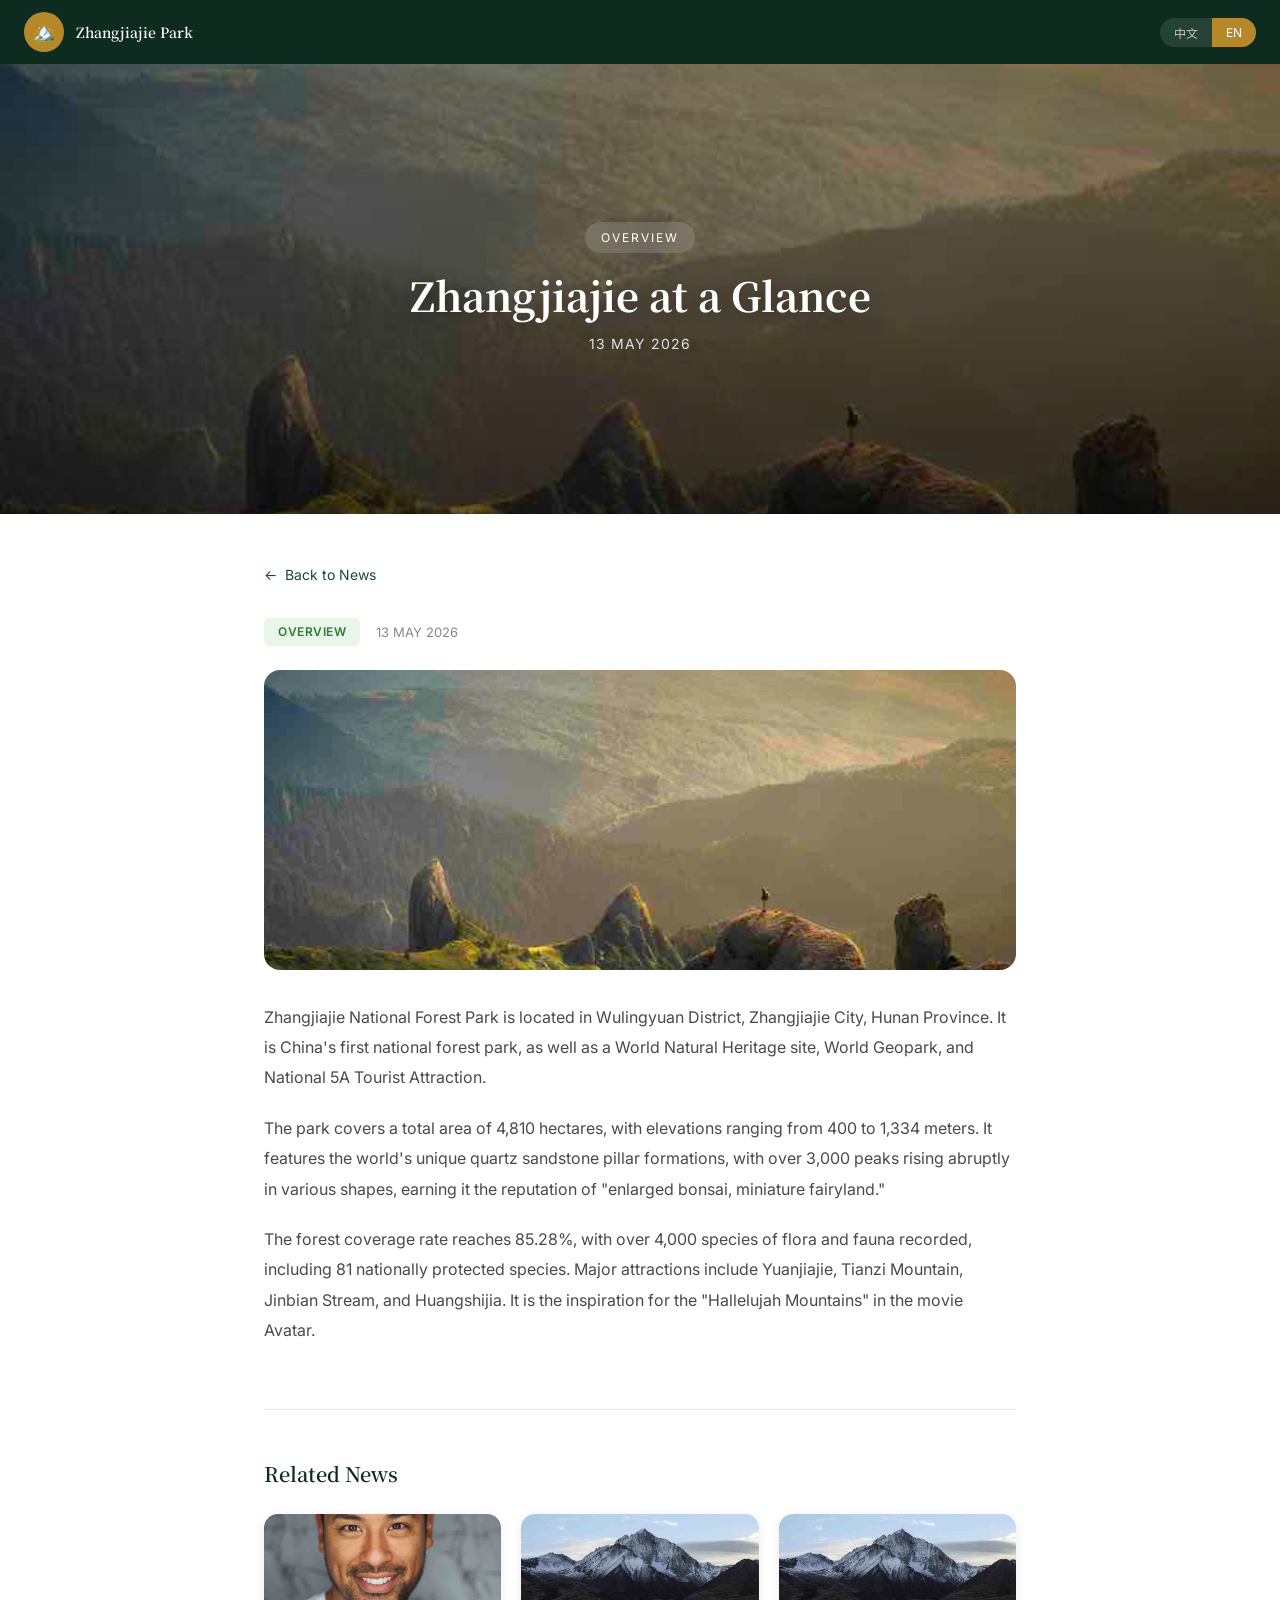
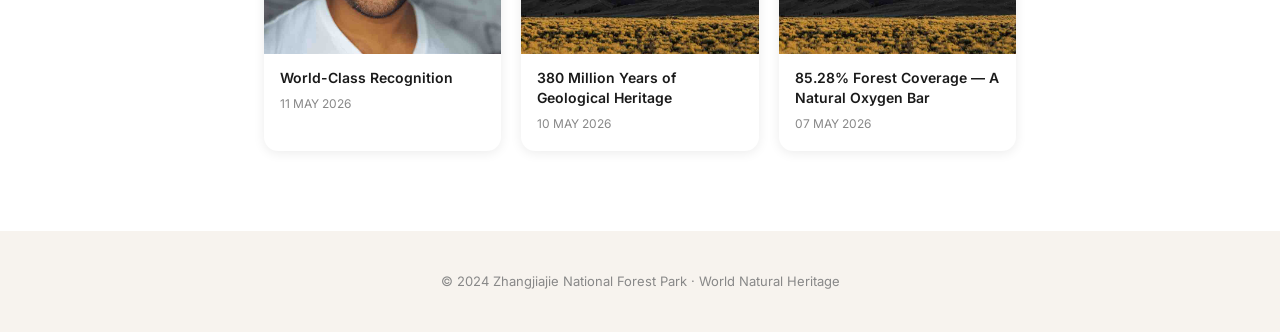
<file: news-detail.html>
<!DOCTYPE html>
<html lang="en">
<head>
  <meta charset="UTF-8" />
  <meta name="viewport" content="width=device-width, initial-scale=1.0" />
  <title id="pageTitle">News Detail | Zhangjiajie National Forest Park</title>
  <meta name="description" id="metaDesc" content="Latest news from Zhangjiajie National Forest Park." />
  <meta name="theme-color" content="#1a4a30" />

  <!-- Preconnect for Fonts -->
  <link rel="dns-prefetch" href="https://fonts.googleapis.com" />
  <link rel="preconnect" href="https://fonts.googleapis.com" />
  <link rel="preconnect" href="https://fonts.gstatic.com" crossorigin />
  <link href="https://fonts.googleapis.com/css2?family=Inter:wght@400;500;600&family=Noto+Sans+SC:wght@400;500&family=Noto+Serif+SC:wght@600;700&display=swap" rel="stylesheet" />

  <style>
    /* ========== RESET & BASE ========== */
    *, *::before, *::after { box-sizing: border-box; margin: 0; padding: 0; }
    html { scroll-behavior: smooth; }
    body {
      font-family: 'Inter', 'Noto Sans SC', -apple-system, sans-serif;
      color: #1a1a1a;
      background: #fff;
      line-height: 1.6;
      -webkit-font-smoothing: antialiased;
    }
    a { text-decoration: none; color: inherit; }
    img { display: block; max-width: 100%; }
    button { font-family: inherit; cursor: pointer; border: none; background: none; }

    /* ========== COLOR VARIABLES ========== */
    :root {
      --green-dark: #0d2b1e;
      --green-mid: #1a4a30;
      --green-light: #2d6a4f;
      --green-accent: #52b788;
      --gold: #b5882a;
      --gold-light: #d4a843;
      --cream: #f7f3ee;
      --cream-dark: #e8e4de;
      --text-dark: #1a1a1a;
      --text-mid: #4a4a4a;
      --text-light: #888;
      --white: #fff;
    }

    /* ========== HEADER ========== */
    .header {
      position: fixed;
      top: 0;
      left: 0;
      right: 0;
      z-index: 1000;
      background: var(--green-dark);
      height: 64px;
      display: flex;
      align-items: center;
      justify-content: space-between;
      padding: 0 24px;
    }
    .header-logo {
      display: flex;
      align-items: center;
      gap: 12px;
      color: var(--white);
    }
    .header-logo-icon {
      width: 40px;
      height: 40px;
      background: var(--gold);
      border-radius: 50%;
      display: flex;
      align-items: center;
      justify-content: center;
      font-size: 18px;
    }
    .header-logo-text {
      font-family: 'Noto Serif SC', serif;
      font-size: 14px;
      font-weight: 600;
    }
    .lang-switch {
      display: flex;
      background: rgba(255,255,255,0.1);
      border-radius: 20px;
      overflow: hidden;
    }
    .lang-switch button {
      padding: 6px 14px;
      font-size: 12px;
      color: rgba(255,255,255,0.7);
      transition: background 0.2s, color 0.2s;
    }
    .lang-switch button.active {
      background: var(--gold);
      color: var(--white);
    }

    /* ========== HERO ========== */
    .hero {
      height: 50vh;
      min-height: 320px;
      position: relative;
      display: flex;
      align-items: center;
      justify-content: center;
      color: var(--white);
      text-align: center;
      margin-top: 64px;
    }
    .hero-bg {
      position: absolute;
      inset: 0;
      background-size: cover;
      background-position: center;
    }
    .hero-overlay {
      position: absolute;
      inset: 0;
      background: linear-gradient(to bottom, rgba(0,0,0,0.3), rgba(0,0,0,0.6));
    }
    .hero-content {
      position: relative;
      z-index: 10;
      padding: 0 24px;
      max-width: 800px;
    }
    .hero-badge {
      display: inline-flex;
      align-items: center;
      gap: 8px;
      background: rgba(255,255,255,0.15);
      backdrop-filter: blur(6px);
      padding: 6px 16px;
      border-radius: 20px;
      font-size: 12px;
      letter-spacing: 2px;
      margin-bottom: 16px;
    }
    .hero-title {
      font-family: 'Noto Serif SC', serif;
      font-size: clamp(24px, 4vw, 40px);
      font-weight: 700;
      margin-bottom: 12px;
      text-shadow: 0 2px 20px rgba(0,0,0,0.3);
      line-height: 1.3;
    }
    .hero-date {
      font-size: 14px;
      opacity: 0.85;
      letter-spacing: 1px;
    }

    /* ========== CONTENT ========== */
    .content-section {
      max-width: 800px;
      margin: 0 auto;
      padding: 48px 24px 80px;
    }
    .back-link {
      display: inline-flex;
      align-items: center;
      gap: 8px;
      color: var(--green-mid);
      font-size: 14px;
      margin-bottom: 32px;
      transition: color 0.2s;
    }
    .back-link:hover {
      color: var(--green-dark);
    }

    /* ========== NEWS META ========== */
    .news-meta {
      display: flex;
      align-items: center;
      gap: 16px;
      margin-bottom: 24px;
      flex-wrap: wrap;
    }
    .news-tag {
      display: inline-block;
      padding: 4px 14px;
      border-radius: 6px;
      font-size: 12px;
      font-weight: 600;
      letter-spacing: 0.5px;
      text-transform: uppercase;
    }
    .news-tag.overview { background: #e8f5e9; color: #2e7d32; }
    .news-tag.honor    { background: #fff8e1; color: #f57f17; }
    .news-tag.geo      { background: #e3f2fd; color: #1565c0; }
    .news-tag.eco      { background: #f3e5f5; color: #6a1b9a; }
    .news-tag.avatar   { background: #e0f7fa; color: #00838f; }
    .news-date-text {
      font-size: 13px;
      color: var(--text-light);
    }

    /* ========== NEWS BODY ========== */
    .news-body {
      font-size: 16px;
      line-height: 1.9;
      color: var(--text-mid);
    }
    .news-body p {
      margin-bottom: 20px;
    }
    .news-body p:last-child {
      margin-bottom: 0;
    }
    .news-body strong {
      color: var(--green-dark);
      font-weight: 600;
    }

    /* ========== NEWS IMAGE ========== */
    .news-featured-img {
      width: 100%;
      height: 300px;
      object-fit: cover;
      border-radius: 16px;
      margin-bottom: 32px;
    }

    /* ========== RELATED NEWS ========== */
    .related-section {
      margin-top: 64px;
      padding-top: 48px;
      border-top: 1px solid var(--cream-dark);
    }
    .related-title {
      font-family: 'Noto Serif SC', serif;
      font-size: 20px;
      font-weight: 600;
      color: var(--green-dark);
      margin-bottom: 24px;
    }
    .related-grid {
      display: grid;
      grid-template-columns: repeat(3, 1fr);
      gap: 20px;
    }
    .related-card {
      border-radius: 14px;
      overflow: hidden;
      background: var(--white);
      box-shadow: 0 2px 12px rgba(0,0,0,0.08);
      transition: transform 0.25s, box-shadow 0.25s;
      cursor: pointer;
      display: block;
      text-decoration: none;
      color: inherit;
    }
    .related-card:hover {
      transform: translateY(-4px);
      box-shadow: 0 8px 28px rgba(0,0,0,0.12);
    }
    .related-img {
      height: 140px;
      background-size: cover;
      background-position: center;
    }
    .related-body {
      padding: 14px 16px 18px;
    }
    .related-card-title {
      font-size: 14px;
      font-weight: 600;
      color: var(--text-dark);
      margin-bottom: 6px;
      line-height: 1.4;
      display: -webkit-box;
      -webkit-line-clamp: 2;
      -webkit-box-orient: vertical;
      overflow: hidden;
    }
    .related-card-date {
      font-size: 12px;
      color: var(--text-light);
    }

    /* ========== FOOTER ========== */
    .footer {
      padding: 40px 24px;
      text-align: center;
      background: var(--cream);
      font-size: 13px;
      color: var(--text-light);
    }
    .footer a {
      color: var(--green-mid);
    }

    /* ========== LANGUAGE TOGGLE ========== */
    [lang="zh"] .en-content { display: none; }
    [lang="en"] .zh-content { display: none; }

    /* ========== RESPONSIVE ========== */
    @media (max-width: 768px) {
      .related-grid { grid-template-columns: 1fr; }
      .news-featured-img { height: 200px; }
      .hero { height: 40vh; min-height: 260px; }
    }
  </style>
</head>
<body lang="en">

  <!-- HEADER -->
  <header class="header">
    <a href="index.html" class="header-logo">
      <div class="header-logo-icon">🏔️</div>
      <div class="header-logo-text en-content">Zhangjiajie Park</div>
      <div class="header-logo-text zh-content">张家界国家森林公园</div>
    </a>
    <div class="lang-switch">
      <button onclick="switchLang('zh')" data-lang="zh">中文</button>
      <button onclick="switchLang('en')" class="active" data-lang="en">EN</button>
    </div>
  </header>

  <!-- HERO -->
  <section class="hero" id="heroSection">
    <div class="hero-bg" id="heroBg"></div>
    <div class="hero-overlay"></div>
    <div class="hero-content">
      <div class="hero-badge" id="heroBadge"></div>
      <h1 class="hero-title en-content" id="heroTitleEn"></h1>
      <h1 class="hero-title zh-content" id="heroTitleZh"></h1>
      <p class="hero-date" id="heroDate"></p>
    </div>
  </section>

  <!-- CONTENT -->
  <section class="content-section">
    <a href="index.html#news" class="back-link">
      <span>←</span>
      <span class="en-content">Back to News</span>
      <span class="zh-content">返回资讯</span>
    </a>

    <!-- News Meta -->
    <div class="news-meta" id="newsMeta">
      <span class="news-tag" id="newsTag"></span>
      <span class="news-date-text" id="newsDateText"></span>
    </div>

    <!-- Featured Image -->
    <img class="news-featured-img" id="newsFeaturedImg" src="" alt="" />

    <!-- News Body -->
    <div class="news-body" id="newsBody"></div>

    <!-- Related News -->
    <div class="related-section">
      <h3 class="related-title en-content">Related News</h3>
      <h3 class="related-title zh-content">相关资讯</h3>
      <div class="related-grid" id="relatedGrid"></div>
    </div>
  </section>

  <!-- FOOTER -->
  <footer class="footer">
    <p>
      <span class="en-content">© 2024 Zhangjiajie National Forest Park · World Natural Heritage</span>
      <span class="zh-content">© 2024 张家界国家森林公园 · 世界自然遗产</span>
    </p>
  </footer>

  <script defer>
    // ========== NEWS DATA (同步自 index.html) ==========
    var newsData = [
      {
        date: { day: '13', month: 'MAY', year: '2026' },
        tag: 'overview',
        tagText: '基本概况',
        title: '张家界国家森林公园概况',
        titleEn: 'Zhangjiajie at a Glance',
        desc: '位于湖南张家界武陵源，总面积4810公顷，海拔400-1334米，1982年经国务院批准建立为中国首个国家森林公园。',
        descEn: 'Located in Wulingyuan, Zhangjiajie, Hunan — 4,810 hectares, elevation 400–1,334m, established in 1982 as China\'s first national forest park.',
        content: '<p>张家界国家森林公园位于湖南省张家界市武陵源区，是中国第一个国家森林公园，也是世界自然遗产、世界地质公园、国家5A级旅游景区。</p><p>公园总面积4810公顷，海拔在400至1334米之间。这里拥有世界上独一无二的石英砂岩峰林地貌，3000余座奇峰拔地而起，形态各异，被誉为"扩大的盆景，缩小的仙境"。</p><p>公园内森林覆盖率高达85.28%，记录有4000余种动植物，其中81种受国家级保护。主要景点包括袁家界、天子山、金鞭溪、黄石寨等，是电影《阿凡达》中"哈利路亚山"的灵感来源地。</p>',
        contentEn: '<p>Zhangjiajie National Forest Park is located in Wulingyuan District, Zhangjiajie City, Hunan Province. It is China\'s first national forest park, as well as a World Natural Heritage site, World Geopark, and National 5A Tourist Attraction.</p><p>The park covers a total area of 4,810 hectares, with elevations ranging from 400 to 1,334 meters. It features the world\'s unique quartz sandstone pillar formations, with over 3,000 peaks rising abruptly in various shapes, earning it the reputation of "enlarged bonsai, miniature fairyland."</p><p>The forest coverage rate reaches 85.28%, with over 4,000 species of flora and fauna recorded, including 81 nationally protected species. Major attractions include Yuanjiajie, Tianzi Mountain, Jinbian Stream, and Huangshijia. It is the inspiration for the "Hallelujah Mountains" in the movie Avatar.</p>',
        img: 'assets/images/news-park.jpg'
      },
      {
        date: { day: '11', month: 'MAY', year: '2026' },
        tag: 'honor',
        tagText: '荣誉称号',
        title: '世界级认证与荣誉',
        titleEn: 'World-Class Recognition',
        desc: '中国首个国家森林公园（1982）、世界自然遗产（1992）、世界地质公园（2004）、国家5A级景区（2007），四重荣誉加持。',
        descEn: 'China\'s first national forest park (1982), World Natural Heritage (1992), World Geopark (2004), National 5A scenic spot (2007) — four prestigious designations.',
        content: '<p>张家界国家森林公园自建立以来，先后获得多项世界级和国家级荣誉认证，成为中国乃至世界自然保护地中的佼佼者。</p><p><strong>1982年</strong> — 经国务院批准，成为中国第一个国家森林公园，开启了中国森林公园建设的新篇章。</p><p><strong>1992年</strong> — 被联合国教科文组织列入《世界自然遗产名录》，以其独特的石英砂岩峰林地貌获得国际认可。</p><p><strong>2004年</strong> — 被联合国教科文组织评为世界地质公园，肯定了其在地质科学研究和保护方面的重要价值。</p><p><strong>2007年</strong> — 被评为国家5A级旅游景区，标志着其旅游服务和管理水平达到国内最高标准。</p>',
        contentEn: '<p>Since its establishment, Zhangjiajie National Forest Park has received multiple world-class and national honors, becoming a standout among natural protected areas in China and worldwide.</p><p><strong>1982</strong> — Approved by the State Council as China\'s first national forest park, opening a new chapter in China\'s forest park development.</p><p><strong>1992</strong> — Listed in the UNESCO World Natural Heritage名录 for its unique quartz sandstone pillar formations.</p><p><strong>2004</strong> — Designated as a UNESCO Global Geopark, recognizing its significant value in geological research and conservation.</p><p><strong>2007</strong> — Rated as a National 5A Tourist Attraction, marking its tourism service and management at the highest domestic standard.</p>',
        img: 'assets/images/news-festival.jpg'
      },
      {
        date: { day: '10', month: 'MAY', year: '2026' },
        tag: 'geo',
        tagText: '地质奇观',
        title: '3.8亿年石英砂岩峰林地貌',
        titleEn: '380 Million Years of Geological Heritage',
        desc: '拥有3.8亿年历史的石英砂岩峰林地貌，分布着3000余座奇峰与800余条溪流，被誉为"缩小的仙境"。',
        descEn: '380-million-year-old quartz sandstone pillar formations with 3,000+ peaks and 800+ streams — a paradise in miniature.',
        content: '<p>张家界的地质奇观形成于约3.8亿年前的泥盆纪时期。当时这里是一片汪洋大海，经过漫长的地质演变，沉积了厚达500多米的石英砂岩。</p><p>在随后的亿万年里，地壳运动使岩层抬升，而流水侵蚀、风化作用则像雕刻师一样，将这片砂岩雕琢成今天看到的奇峰异石。这里的石柱高度从几十米到数百米不等，形态各异，有的如剑指苍穹，有的似人似物。</p><p>公园内分布着800多条溪流，它们穿梭于峰林之间，为这片神奇的土地增添了灵动的气息。金鞭溪、索溪峪等溪流两岸，奇峰倒映，美不胜收。</p>',
        contentEn: '<p>Zhangjiajie\'s geological wonders formed approximately 380 million years ago during the Devonian period. At that time, this area was covered by a vast ocean. Through long geological evolution, over 500 meters of quartz sandstone were deposited.</p><p>Over the subsequent hundreds of millions of years, crustal movements lifted the rock layers, while water erosion and weathering acted like sculptors, carving the sandstone into the strange peaks and rocks we see today. The stone pillars here range from tens to hundreds of meters in height, with various shapes — some like swords pointing to the sky, others resembling people or objects.</p><p>The park contains over 800 streams that wind through the pillar forests, adding vitality to this magical land. Along streams like Jinbian Stream and Suoxiyu, peaks are reflected in the water, creating breathtaking scenery.</p>',
        img: 'assets/images/news-cableway.jpg'
      },
      {
        date: { day: '07', month: 'MAY', year: '2026' },
        tag: 'eco',
        tagText: '生态数据',
        title: '森林覆盖率85.28%的天然氧吧',
        titleEn: '85.28% Forest Coverage — A Natural Oxygen Bar',
        desc: '园区森林覆盖率高达85.28%，记录有4000余种动植物，其中81种受国家级保护，是真正的生态宝库。',
        descEn: 'With 85.28% forest coverage, 4,000+ species of flora and fauna, and 81 nationally protected species, the park is a true ecological treasure.',
        content: '<p>张家界国家森林公园是中国中部地区最重要的生态屏障之一，拥有极为丰富的生物多样性。</p><p>公园内的森林覆盖率高达85.28%，主要植被类型包括亚热带常绿阔叶林、针阔混交林和山顶矮林等。这里是众多珍稀濒危物种的栖息地，记录有高等植物3000余种，脊椎动物400余种。</p><p>其中，受国家级保护的珍稀植物包括珙桐、银杏、伯乐树等；珍稀动物包括大鲵（娃娃鱼）、猕猴、红腹锦鸡等。公园还是许多鸟类的重要迁徙通道和越冬地。</p><p>每年，公园产生大量负氧离子，空气清新，被誉为"天然氧吧"，是养生度假的理想之地。</p>',
        contentEn: '<p>Zhangjiajie National Forest Park is one of the most important ecological barriers in central China, with extremely rich biodiversity.</p><p>The park\'s forest coverage rate reaches 85.28%, with main vegetation types including subtropical evergreen broad-leaved forests, mixed coniferous and broad-leaved forests, and dwarf forests at mountain tops. It is a habitat for many rare and endangered species, with over 3,000 species of higher plants and over 400 species of vertebrates recorded.</p><p>Nationally protected rare plants include dove tree (Davidia involucrata), ginkgo, and Bretschneidera sinensis. Rare animals include Chinese giant salamander, macaque, and golden pheasant. The park is also an important migration corridor and wintering ground for many bird species.</p><p>The park generates abundant negative oxygen ions year-round, with fresh air that has earned it the nickname "natural oxygen bar" — an ideal place for wellness and vacation.</p>',
        img: 'assets/images/news-cableway.jpg'
      },
      {
        date: { day: '05', month: 'MAY', year: '2026' },
        tag: 'avatar',
        tagText: '阿凡达关联',
        title: '哈利路亚山的灵感之源',
        titleEn: 'Where Avatar\'s Floating Mountains Came From',
        desc: '袁家界景区被认为是电影《阿凡达》中"哈利路亚山"的灵感来源地，中美地质学家共同认可这一自然奇观的独特价值。',
        descEn: 'Yuanjiajie is widely recognized by Chinese and American geologists as the inspiration for the floating Hallelujah Mountains in Avatar.',
        content: '<p>2009年，詹姆斯·卡梅隆导演的电影《阿凡达》在全球上映，片中潘多拉星球上悬浮的"哈利路亚山"令观众叹为观止。而这些神奇山峰的灵感，正是来源于张家界国家森林公园的袁家界景区。</p><p>袁家界的"南天一柱"（现更名为"哈利路亚山"）是这一灵感的核心来源。这座石柱高1074米，垂直而立，顶部植被茂密，云雾缭绕时确实给人一种悬浮在空中的错觉。</p><p>中美地质学家共同认可这一自然奇观的独特价值。2010年，张家界正式将"南天一柱"更名为"哈利路亚山"，并设立了阿凡达主题游览线路，吸引了全球无数影迷和游客前来朝圣。</p>',
        contentEn: '<p>In 2009, James Cameron\'s film Avatar was released worldwide, and the floating "Hallelujah Mountains" on the planet Pandora amazed audiences. The inspiration for these magical peaks came from the Yuanjiajie scenic area in Zhangjiajie National Forest Park.</p><p>The "Pillar of Southern Heaven" (now renamed "Hallelujah Mountain") in Yuanjiajie is the core source of this inspiration. This stone pillar stands 1,074 meters tall, rising vertically with lush vegetation on top. When surrounded by clouds and mist, it truly gives the illusion of floating in mid-air.</p><p>Chinese and American geologists jointly recognize the unique value of this natural wonder. In 2010, Zhangjiajie officially renamed the "Pillar of Southern Heaven" to "Hallelujah Mountain" and established an Avatar-themed tour route, attracting countless fans and tourists from around the world.</p>',
        img: 'assets/images/news-cableway.jpg'
      }
    ];

    // ========== APP STATE ==========
    var AppState = {
      currentLang: 'en'
    };

    // ========== GET NEWS INDEX FROM URL ==========
    function getNewsIndex() {
      var params = new URLSearchParams(window.location.search);
      var id = parseInt(params.get('id'), 10);
      if (isNaN(id) || id < 0 || id >= newsData.length) {
        return 0;
      }
      return id;
    }

    // ========== GET CURRENT NEWS DATA ==========
    function getCurrentNews() {
      var index = getNewsIndex();
      return { data: newsData[index], index: index };
    }

    // ========== SWITCH LANGUAGE ==========
    function switchLang(lang) {
      AppState.currentLang = lang;
      document.body.lang = lang;

      // Update header buttons
      document.querySelectorAll('.lang-switch button').forEach(function(btn) {
        btn.classList.remove('active');
      });
      document.querySelector('.lang-switch button[data-lang="' + lang + '"]').classList.add('active');

      // Re-render content
      renderNewsDetail();
      renderRelatedNews();
    }

    // ========== RENDER NEWS DETAIL ==========
    function renderNewsDetail() {
      var news = getCurrentNews().data;
      var isZh = AppState.currentLang === 'zh';

      // Hero background
      document.getElementById('heroBg').style.backgroundImage = 'url(\'' + news.img + '\')';

      // Hero badge
      document.getElementById('heroBadge').textContent = isZh ? news.tagText : news.tag.toUpperCase();

      // Hero title
      document.getElementById('heroTitleEn').textContent = news.titleEn;
      document.getElementById('heroTitleZh').textContent = news.title;

      // Hero date
      var dateStr = news.date.day + ' ' + news.date.month + ' ' + news.date.year;
      document.getElementById('heroDate').textContent = dateStr;

      // News tag
      var tagEl = document.getElementById('newsTag');
      tagEl.textContent = isZh ? news.tagText : news.tag.toUpperCase();
      tagEl.className = 'news-tag ' + news.tag;

      // News date text
      document.getElementById('newsDateText').textContent = dateStr;

      // Featured image
      var imgEl = document.getElementById('newsFeaturedImg');
      imgEl.src = news.img;
      imgEl.alt = isZh ? news.title : news.titleEn;

      // News body
      var bodyHtml = '<div class="en-content">' + (news.contentEn || news.descEn) + '</div>';
      bodyHtml += '<div class="zh-content">' + (news.content || news.desc) + '</div>';
      document.getElementById('newsBody').innerHTML = bodyHtml;

      // Page title
      document.title = (isZh ? news.title : news.titleEn) + ' | Zhangjiajie Park';
    }

    // ========== RENDER RELATED NEWS ==========
    function renderRelatedNews() {
      var current = getCurrentNews();
      var currentIndex = current.index;
      var isZh = AppState.currentLang === 'zh';
      var container = document.getElementById('relatedGrid');
      var html = '';

      // Show up to 3 related news (excluding current)
      var count = 0;
      for (var i = 0; i < newsData.length && count < 3; i++) {
        if (i === currentIndex) continue;
        var item = newsData[i];
        html += '<a href="news-detail.html?id=' + i + '" class="related-card">';
        html += '<div class="related-img" style="background-image: url(\'' + item.img + '\')"></div>';
        html += '<div class="related-body">';
        html += '<h4 class="related-card-title">' + (isZh ? item.title : item.titleEn) + '</h4>';
        html += '<p class="related-card-date">' + item.date.day + ' ' + item.date.month + ' ' + item.date.year + '</p>';
        html += '</div></a>';
        count++;
      }

      container.innerHTML = html;
    }

    // ========== INITIALIZE ==========
    document.addEventListener('DOMContentLoaded', function() {
      renderNewsDetail();
      renderRelatedNews();
    });
  </script>
</body>
</html>
</file>
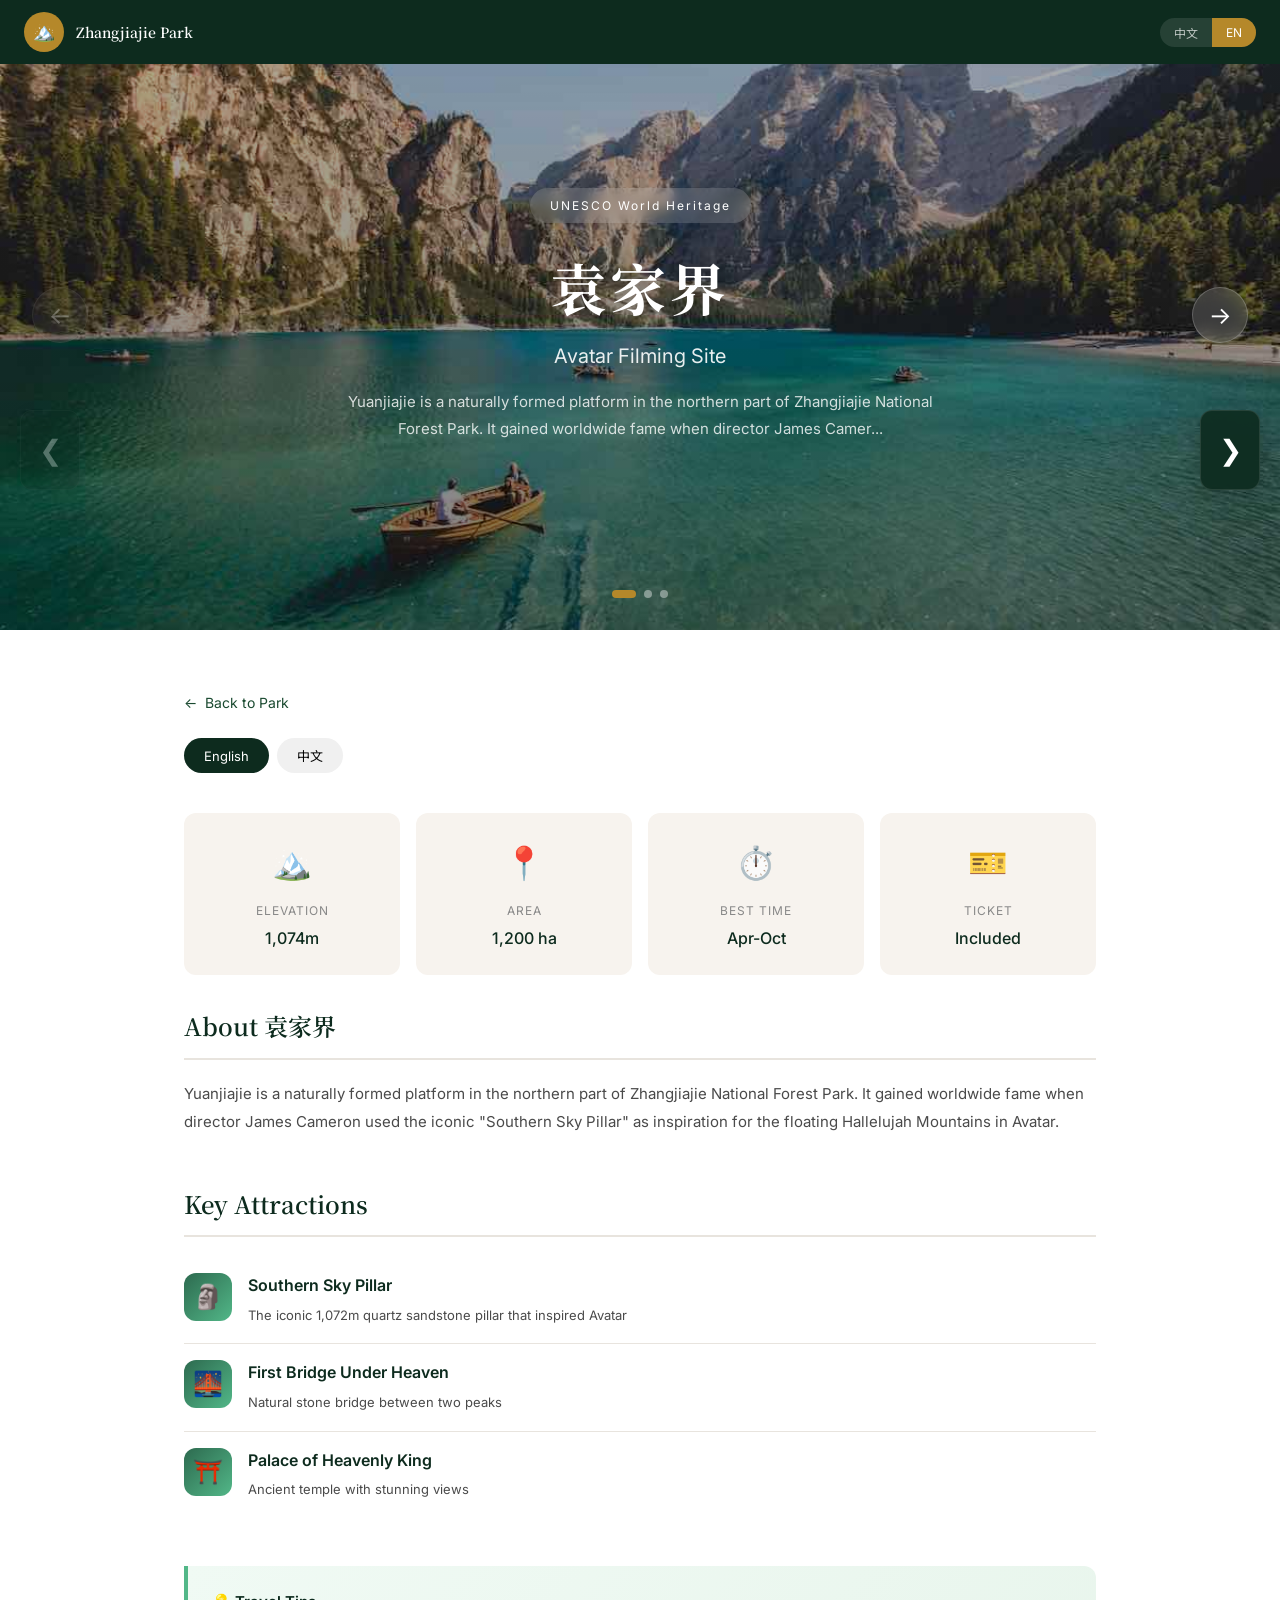
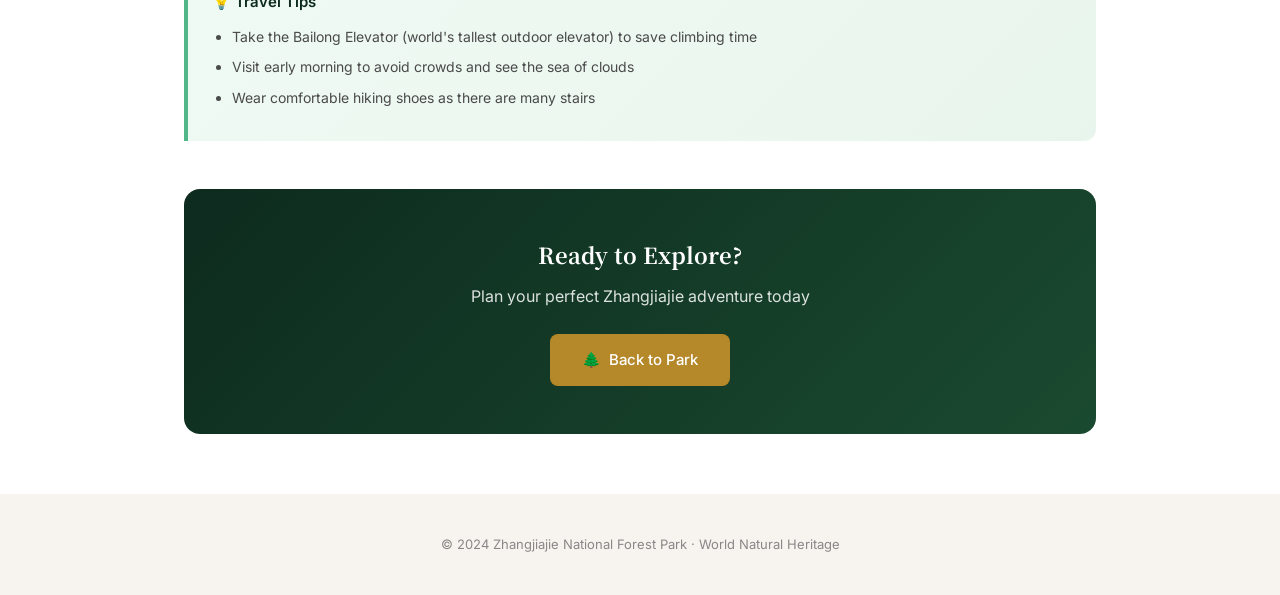
<file: scenic-detail.html>
<!DOCTYPE html>
<html lang="en">
<head>
  <meta charset="UTF-8" />
  <meta name="viewport" content="width=device-width, initial-scale=1.0" />
  <title id="pageTitle">Scenic Detail | Zhangjiajie National Forest Park</title>
  <meta name="description" id="metaDesc" content="Explore Zhangjiajie National Forest Park scenic spots." />
  <meta name="theme-color" content="#1a4a30" />
  
  <!-- Preconnect for Fonts -->
  <link rel="dns-prefetch" href="https://fonts.googleapis.com" />
  <link rel="preconnect" href="https://fonts.googleapis.com" />
  <link rel="preconnect" href="https://fonts.gstatic.com" crossorigin />
  <link href="https://fonts.googleapis.com/css2?family=Inter:wght@400;500;600&family=Noto Sans+SC:wght@400;500&family=Noto Serif+SC:wght@600;700&display=swap" rel="stylesheet" />
  
  <style>
    /* ========== RESET & BASE ========== */
    *, *::before, *::after { box-sizing: border-box; margin: 0; padding: 0; }
    html { scroll-behavior: smooth; }
    body {
      font-family: 'Inter', 'Noto Sans SC', -apple-system, sans-serif;
      color: #1a1a1a;
      background: #fff;
      line-height: 1.6;
      -webkit-font-smoothing: antialiased;
    }
    a { text-decoration: none; color: inherit; }
    img { display: block; max-width: 100%; }
    button { font-family: inherit; cursor: pointer; border: none; background: none; }

    /* ========== COLOR VARIABLES ========== */
    :root {
      --green-dark: #0d2b1e;
      --green-mid: #1a4a30;
      --green-light: #2d6a4f;
      --green-accent: #52b788;
      --gold: #b5882a;
      --gold-light: #d4a843;
      --cream: #f7f3ee;
      --cream-dark: #e8e4de;
      --text-dark: #1a1a1a;
      --text-mid: #4a4a4a;
      --text-light: #888;
      --white: #fff;
    }

    /* ========== HEADER ========== */
    .header {
      position: fixed;
      top: 0;
      left: 0;
      right: 0;
      z-index: 1000;
      background: var(--green-dark);
      height: 64px;
      display: flex;
      align-items: center;
      justify-content: space-between;
      padding: 0 24px;
    }
    .header-logo {
      display: flex;
      align-items: center;
      gap: 12px;
      color: var(--white);
    }
    .header-logo-icon {
      width: 40px;
      height: 40px;
      background: var(--gold);
      border-radius: 50%;
      display: flex;
      align-items: center;
      justify-content: center;
      font-size: 18px;
    }
    .header-logo-text {
      font-family: 'Noto Serif SC', serif;
      font-size: 14px;
      font-weight: 600;
    }
    .lang-switch {
      display: flex;
      background: rgba(255,255,255,0.1);
      border-radius: 20px;
      overflow: hidden;
    }
    .lang-switch button {
      padding: 6px 14px;
      font-size: 12px;
      color: rgba(255,255,255,0.7);
      transition: background 0.2s, color 0.2s;
    }
    .lang-switch button.active {
      background: var(--gold);
      color: var(--white);
    }

    /* ========== HERO SLIDER ========== */
    .hero-slider {
      position: relative;
      height: 70vh;
      min-height: 500px;
      overflow: hidden;
      background: var(--green-dark);
    }
    .hero-slide {
      position: absolute;
      inset: 0;
      opacity: 0;
      transition: opacity 1s;
    }
    .hero-slide.active { opacity: 1; }
    .hero-bg {
      position: absolute;
      inset: 0;
      background-size: cover;
      background-position: center;
    }
    .hero-overlay {
      position: absolute;
      inset: 0;
      background: linear-gradient(to bottom, rgba(0,0,0,0.3) 0%, rgba(0,0,0,0.5) 100%);
    }
    .hero-content {
      position: relative;
      z-index: 10;
      height: 100%;
      display: flex;
      flex-direction: column;
      align-items: center;
      justify-content: center;
      text-align: center;
      color: var(--white);
      padding: 0 24px;
    }
    .hero-badge {
      display: inline-flex;
      align-items: center;
      gap: 8px;
      background: rgba(255,255,255,0.15);
      backdrop-filter: blur(6px);
      padding: 8px 20px;
      border-radius: 30px;
      font-size: 12px;
      letter-spacing: 2px;
      margin-bottom: 20px;
    }
    .hero-title {
      font-family: 'Noto Serif SC', serif;
      font-size: clamp(32px, 6vw, 56px);
      font-weight: 700;
      letter-spacing: 4px;
      margin-bottom: 8px;
      text-shadow: 0 2px 20px rgba(0,0,0,0.3);
    }
    .hero-subtitle {
      font-size: clamp(16px, 2vw, 20px);
      opacity: 0.9;
      margin-bottom: 16px;
    }
    .hero-desc {
      font-size: 15px;
      opacity: 0.8;
      max-width: 600px;
      line-height: 1.8;
    }

    /* ========== NAVIGATION ARROWS ========== */
    .nav-arrow {
      position: absolute;
      top: 50%;
      transform: translateY(-50%);
      z-index: 100;
      width: 56px;
      height: 56px;
      border-radius: 50%;
      background: rgba(255,255,255,0.15);
      backdrop-filter: blur(8px);
      color: var(--white);
      font-size: 24px;
      display: flex;
      align-items: center;
      justify-content: center;
      cursor: pointer;
      transition: all 0.3s;
      border: 1px solid rgba(255,255,255,0.2);
    }
    .nav-arrow:hover {
      background: var(--gold);
      border-color: var(--gold);
    }
    .nav-arrow.prev { left: 32px; }
    .nav-arrow.next { right: 32px; }
    .nav-arrow.disabled {
      opacity: 0.3;
      cursor: not-allowed;
    }
    .nav-arrow.disabled:hover {
      background: rgba(255,255,255,0.15);
      border-color: rgba(255,255,255,0.2);
    }

    /* ========== SCENIC NAVIGATION (between scenic spots) ========== */
    .scenic-nav-arrow {
      position: fixed;
      top: 50%;
      transform: translateY(-50%);
      z-index: 1001;
      width: 60px;
      height: 80px;
      border-radius: 12px;
      background: rgba(13, 43, 30, 0.9);
      backdrop-filter: blur(8px);
      color: var(--white);
      font-size: 24px;
      display: flex;
      align-items: center;
      justify-content: center;
      cursor: pointer;
      transition: all 0.3s;
      border: 1px solid rgba(255,255,255,0.1);
      box-shadow: 0 4px 20px rgba(0,0,0,0.2);
    }
    .scenic-nav-arrow:hover {
      background: var(--gold);
      transform: translateY(-50%) scale(1.05);
    }
    .scenic-prev { left: 20px; }
    .scenic-next { right: 20px; }
    .scenic-nav-arrow.disabled {
      opacity: 0.3;
      cursor: not-allowed;
    }
    .scenic-nav-arrow.disabled:hover {
      background: rgba(13, 43, 30, 0.9);
      transform: translateY(-50%);
    }
    .scenic-nav-arrow span {
      font-size: 28px;
    }

    /* ========== SLIDER INDICATOR ========== */
    .slider-indicator {
      position: absolute;
      bottom: 32px;
      left: 50%;
      transform: translateX(-50%);
      z-index: 100;
      display: flex;
      gap: 8px;
    }
    .indicator-dot {
      width: 8px;
      height: 8px;
      border-radius: 50%;
      background: rgba(255,255,255,0.4);
      cursor: pointer;
      transition: all 0.3s;
    }
    .indicator-dot.active {
      background: var(--gold);
      width: 24px;
      border-radius: 4px;
    }

    /* ========== CONTENT ========== */
    .content-section {
      max-width: 960px;
      margin: 0 auto;
      padding: 60px 24px;
    }
    .lang-toggle {
      display: flex;
      gap: 8px;
      margin-bottom: 40px;
    }
    .lang-btn {
      padding: 8px 20px;
      border-radius: 20px;
      font-size: 13px;
      background: #f0f0f0;
      border: none;
      cursor: pointer;
      transition: all 0.2s;
    }
    .lang-btn.active {
      background: var(--green-dark);
      color: var(--white);
    }

    /* ========== INFO CARDS ========== */
    .info-grid {
      display: grid;
      grid-template-columns: repeat(auto-fit, minmax(180px, 1fr));
      gap: 16px;
      margin: 32px 0;
    }
    .info-card {
      background: var(--cream);
      padding: 24px;
      border-radius: 12px;
      text-align: center;
      transition: transform 0.25s;
    }
    .info-card:hover {
      transform: translateY(-4px);
    }
    .info-icon {
      font-size: 32px;
      margin-bottom: 12px;
    }
    .info-label {
      font-size: 12px;
      color: var(--text-light);
      letter-spacing: 1px;
      text-transform: uppercase;
      margin-bottom: 6px;
    }
    .info-value {
      font-size: 16px;
      font-weight: 500;
      color: var(--green-dark);
    }

    /* ========== ATTRACTIONS ========== */
    .section {
      margin-bottom: 48px;
    }
    .section-title {
      font-family: 'Noto Serif SC', serif;
      font-size: 24px;
      font-weight: 600;
      color: var(--green-dark);
      margin-bottom: 20px;
      padding-bottom: 12px;
      border-bottom: 2px solid var(--cream-dark);
    }
    .section p {
      font-size: 15px;
      color: var(--text-mid);
      line-height: 1.9;
      margin-bottom: 16px;
    }
    .attraction-list {
      list-style: none;
      margin: 20px 0;
    }
    .attraction-list li {
      padding: 16px 0;
      border-bottom: 1px solid var(--cream-dark);
      display: flex;
      gap: 16px;
      align-items: flex-start;
    }
    .attraction-list li:last-child {
      border-bottom: none;
    }
    .attraction-icon {
      width: 48px;
      height: 48px;
      background: linear-gradient(135deg, var(--green-light), var(--green-accent));
      border-radius: 12px;
      display: flex;
      align-items: center;
      justify-content: center;
      font-size: 24px;
      flex-shrink: 0;
    }
    .attraction-info h4 {
      font-size: 16px;
      font-weight: 600;
      color: var(--green-dark);
      margin-bottom: 4px;
    }
    .attraction-info p {
      font-size: 13px;
      color: var(--text-mid);
      margin-bottom: 0;
    }

    /* ========== TIPS ========== */
    .tip-box {
      background: linear-gradient(135deg, #f0faf4, #e8f5ec);
      border-left: 4px solid var(--green-accent);
      padding: 24px;
      border-radius: 0 12px 12px 0;
      margin: 24px 0;
    }
    .tip-box h4 {
      font-size: 15px;
      font-weight: 600;
      color: var(--green-dark);
      margin-bottom: 12px;
      display: flex;
      align-items: center;
      gap: 8px;
    }
    .tip-box ul {
      margin: 12px 0 0;
      padding-left: 20px;
    }
    .tip-box li {
      font-size: 14px;
      color: var(--text-mid);
      margin-bottom: 8px;
    }

    /* ========== CTA ========== */
    .cta-section {
      background: linear-gradient(135deg, var(--green-dark), var(--green-mid));
      color: var(--white);
      padding: 48px;
      border-radius: 16px;
      text-align: center;
      margin-top: 48px;
    }
    .cta-section h3 {
      font-family: 'Noto Serif SC', serif;
      font-size: 22px;
      margin-bottom: 12px;
    }
    .cta-section p {
      opacity: 0.85;
      margin-bottom: 24px;
    }
    .cta-btn {
      display: inline-flex;
      align-items: center;
      gap: 8px;
      padding: 14px 32px;
      background: var(--gold);
      color: var(--white);
      border-radius: 8px;
      font-size: 15px;
      font-weight: 500;
      transition: background 0.2s, transform 0.2s;
    }
    .cta-btn:hover {
      background: var(--gold-light);
      transform: translateY(-2px);
    }

    /* ========== BACK LINK ========== */
    .back-link {
      display: inline-flex;
      align-items: center;
      gap: 8px;
      color: var(--green-mid);
      font-size: 14px;
      margin-bottom: 24px;
      transition: color 0.2s;
    }
    .back-link:hover {
      color: var(--green-dark);
    }

    /* ========== FOOTER ========== */
    .footer {
      padding: 40px 24px;
      text-align: center;
      background: var(--cream);
      font-size: 13px;
      color: var(--text-light);
    }
    .footer a {
      color: var(--green-mid);
    }

    /* ========== LANGUAGE TOGGLE ========== */
    [lang="zh"] .en-content { display: none; }
    [lang="en"] .zh-content { display: none; }

    /* ========== RESPONSIVE ========== */
    @media (max-width: 768px) {
      .nav-arrow {
        width: 44px;
        height: 44px;
        font-size: 18px;
      }
      .nav-arrow.prev { left: 12px; }
      .nav-arrow.next { right: 12px; }
      .scenic-nav-arrow {
        width: 44px;
        height: 60px;
        font-size: 20px;
      }
      .scenic-prev { left: 8px; }
      .scenic-next { right: 8px; }
      .info-grid { grid-template-columns: repeat(2, 1fr); }
      .cta-section { padding: 32px 24px; }
    }
  </style>
</head>
<body lang="en">

  <!-- HEADER -->
  <header class="header">
    <a href="index.html" class="header-logo">
      <div class="header-logo-icon">🏔️</div>
      <div class="header-logo-text en-content">Zhangjiajie Park</div>
      <div class="header-logo-text zh-content">张家界国家森林公园</div>
    </a>
    <div class="lang-switch">
      <button onclick="switchLang('zh')" data-lang="zh">中文</button>
      <button onclick="switchLang('en')" class="active" data-lang="en">EN</button>
    </div>
  </header>

  <!-- SCENIC NAVIGATION ARROWS (between scenic spots) -->
  <button class="scenic-nav-arrow scenic-prev" onclick="prevScenic()" id="scenicPrevBtn" title="Previous Scenic">
    <span>❮</span>
  </button>
  <button class="scenic-nav-arrow scenic-next" onclick="nextScenic()" id="scenicNextBtn" title="Next Scenic">
    <span>❯</span>
  </button>

  <!-- HERO SLIDER -->
  <section class="hero-slider" id="heroSlider">
    <!-- Slides will be rendered by JS -->
    
    <!-- Image Navigation Arrows -->
    <button class="nav-arrow prev" onclick="prevSlide()" id="prevBtn">←</button>
    <button class="nav-arrow next" onclick="nextSlide()" id="nextBtn">→</button>
    
    <!-- Slider Indicator -->
    <div class="slider-indicator" id="sliderIndicator">
      <!-- Dots will be rendered by JS -->
    </div>
  </section>

  <!-- CONTENT -->
  <section class="content-section">
    <a href="index.html" class="back-link">
      <span>←</span>
      <span class="en-content">Back to Park</span>
      <span class="zh-content">返回首页</span>
    </a>

    <div class="lang-toggle">
      <button class="lang-btn active" onclick="switchLang('en')">English</button>
      <button class="lang-btn" onclick="switchLang('zh')">中文</button>
    </div>

    <!-- Dynamic Content -->
    <div id="scenicContent">
      <!-- Content will be rendered by JS -->
    </div>

    <!-- CTA -->
    <div class="cta-section">
      <h3 class="en-content">Ready to Explore?</h3>
      <h3 class="zh-content">准备好探索了吗？</h3>
      <p class="en-content">Plan your perfect Zhangjiajie adventure today</p>
      <p class="zh-content">立即规划您的张家界之旅</p>
      <a href="index.html" class="cta-btn en-content">
        <span>🌲</span> Back to Park
      </a>
      <a href="index.html" class="cta-btn zh-content">
        <span>🌲</span> 返回首页
      </a>
    </div>
  </section>

  <!-- FOOTER -->
  <footer class="footer">
    <p>
      <span class="en-content">© 2024 Zhangjiajie National Forest Park · World Natural Heritage</span>
      <span class="zh-content">© 2024 张家界国家森林公园 · 世界自然遗产</span>
    </p>
  </footer>

  <script defer>
    // ========== SCENIC DATA ==========
    var allScenicData = [
      {
        id: 'yuanjiajie',
        images: ['assets/images/yuanjiajie.jpg', 'assets/images/gal-yuanjiajie.jpg', 'assets/images/gal-sunrise.jpg'],
        tag: 'UNESCO World Heritage',
        tagZh: 'UNESCO 世界遗产',
        name: '袁家界',
        nameZh: 'Yuanjiajie',
        subTitle: 'Avatar Filming Site',
        subTitleZh: '阿凡达取景地',
        desc: 'Yuanjiajie is a naturally formed platform in the northern part of Zhangjiajie National Forest Park. It gained worldwide fame when director James Cameron used the iconic "Southern Sky Pillar" as inspiration for the floating Hallelujah Mountains in Avatar.',
        descZh: '袁家界是位于张家界国家森林公园北部的一座天然平台。2009年电影《阿凡达》导演詹姆斯·卡梅隆以标志性的"南天一柱"为灵感创造了电影中悬浮的哈里路亚山，使这里闻名于世。',
        info: [
          { icon: '🏔️', label: 'Elevation', labelZh: '海拔', value: '1,074m' },
          { icon: '📍', label: 'Area', labelZh: '面积', value: '1,200 ha' },
          { icon: '⏱️', label: 'Best Time', labelZh: '最佳时间', value: 'Apr-Oct' },
          { icon: '🎫', label: 'Ticket', labelZh: '门票', value: 'Included' }
        ],
        attractions: [
          { icon: '🗿', name: 'Southern Sky Pillar', nameZh: '南天一柱', desc: 'The iconic 1,072m quartz sandstone pillar that inspired Avatar', descZh: '高1072米的标志性石英砂岩柱，阿凡达的灵感来源' },
          { icon: '🌉', name: 'First Bridge Under Heaven', nameZh: '天下第一桥', desc: 'Natural stone bridge between two peaks', descZh: '两峰之间自然形成的石桥' },
          { icon: '⛩️', name: 'Palace of Heavenly King', nameZh: '天王庙', desc: 'Ancient temple with stunning views', descZh: '古老寺庙，景色宜人' }
        ],
        tips: [
          'Take the Bailong Elevator (world\'s tallest outdoor elevator) to save climbing time',
          'Visit early morning to avoid crowds and see the sea of clouds',
          'Wear comfortable hiking shoes as there are many stairs'
        ],
        tipsZh: [
          '乘坐百龙电梯（世界最高的户外电梯）节省攀爬时间',
          '建议早上去，避开人群，有机会看到云海',
          '穿舒适的登山鞋，景区台阶较多'
        ]
      },
      {
        id: 'tianzishan',
        images: ['assets/images/tianzishan.jpg', 'assets/images/gal-sunrise.jpg', 'assets/images/gal-clouds.jpg'],
        tag: 'Imperial Brush',
        tagZh: '天子御笔',
        name: '天子山',
        nameZh: 'Tianzi Mountain',
        subTitle: 'Miniature Fairyland',
        subTitleZh: '缩小的仙境',
        desc: 'Tianzi Mountain is named after the legendary Tujia leader Xiang Liu who fought against the heavens. It offers the best panoramic views of Zhangjiajie\'s pillar formations and is famous for its sea of clouds and sunrises.',
        descZh: '天子山因传说中与天帝作战的土家族英雄向王天子而得名。站在山顶可以欣赏到张家界最壮观的石柱峰林全景，以云海和日出闻名。',
        info: [
          { icon: '🏔️', label: 'Elevation', labelZh: '海拔', value: '1,262m' },
          { icon: '📍', label: 'Location', labelZh: '位置', value: 'North Area' },
          { icon: '⏱️', label: 'Best Time', labelZh: '最佳时间', value: 'Sunrise' },
          { icon: '🎫', label: 'Ticket', labelZh: '门票', value: 'Included' }
        ],
        attractions: [
          { icon: '🌅', name: 'Sunrise Platform', nameZh: '日出观景台', desc: 'Best spot to watch sunrise over the sea of clouds', descZh: '观赏云海日出的最佳地点' },
          { icon: '👑', name: 'Imperial Hat', nameZh: '天子帽', desc: 'Famous peak resembling an emperor\'s hat', descZh: '形似皇帝帽子的标志性山峰' },
          { icon: '🌊', name: 'Sea of Clouds', nameZh: '云海', desc: 'Magnificent cloud sea views', descZh: '壮观的云海景观' }
        ],
        tips: [
          'Stay at the mountain accommodation for the best sunrise experience',
          'The cable car provides easy access to the summit',
          'Bring warm clothes even in summer for early morning visits'
        ],
        tipsZh: [
          '如果想看日出，建议住在山上',
          '乘坐缆车可以轻松到达山顶',
          '即使夏天，早上去也要带保暖衣物'
        ]
      },
      {
        id: 'jinbianxi',
        images: ['assets/images/jinbianxi.jpg', 'assets/images/gal-stream.jpg', 'assets/images/jinbianxi.jpg'],
        tag: 'Natural Oxygen Bar',
        tagZh: '天然氧吧',
        name: '金鞭溪',
        nameZh: 'Jinbian Stream',
        subTitle: '7.5km Hiking Paradise',
        subTitleZh: '7.5公里徒步胜境',
        desc: 'Jinbian Stream is a 7.5km pristine waterway winding through towering sandstone peaks. Known as the "Soul of Zhangjiajie" for its peaceful atmosphere and natural beauty.',
        descZh: '金鞭溪是一条全长7.5公里的原生态溪流，穿行于高耸的砂岩峰林之间。因其宁静的氛围和自然之美，被誉为"张家界之魂"。',
        info: [
          { icon: '📏', label: 'Length', labelZh: '长度', value: '7.5km' },
          { icon: '💧', label: 'Water', labelZh: '水质', value: 'Crystal Clear' },
          { icon: '🌲', label: 'Forest', labelZh: '森林', value: '95% Coverage' },
          { icon: '⏱️', label: 'Duration', labelZh: '时长', value: '2-3 hrs' }
        ],
        attractions: [
          { icon: '🏞️', name: 'Ginkgo Ancient Tree', nameZh: '古银杏', desc: '800-year-old ginkgo tree by the stream', descZh: '溪边800年古银杏' },
          { icon: '🗿', name: 'Three Sisters Peak', nameZh: '三姐妹峰', desc: 'Three peaks standing together', descZh: '三座山峰并立' },
          { icon: '🦋', name: 'Butterfly Valley', nameZh: '蝴蝶谷', desc: 'Home to many butterfly species', descZh: '众多蝴蝶物种栖息地' }
        ],
        tips: [
          'Start early morning to enjoy the mist and cool air',
          'Bring water and snacks for the hike',
          'The path is relatively flat, suitable for all ages'
        ],
        tipsZh: [
          '建议早上去，可以享受晨雾和清凉空气',
          '带上水和零食以备徒步之需',
          '路线相对平坦，适合各年龄段'
        ]
      },
      {
        id: 'huangshijia',
        images: ['assets/images/gal-yuanjiajie.jpg', 'assets/images/gal-clouds.jpg', 'assets/images/gal-sunrise.jpg'],
        tag: 'Tujia Culture',
        tagZh: '土家风情',
        name: '黄石寨',
        nameZh: 'Huangshijia',
        subTitle: 'Essential Zhangjiajie',
        subTitleZh: '不上黄石寨，枉到张家界',
        desc: 'Known as "The Eyes of Zhangjiajie", Huangshijia is the largest aerial viewing platform in the park. It offers 360-degree panoramic views of the pillar formations.',
        descZh: '黄石寨被誉为"张家界之眼"，是公园内最大的凌空观景台。站在这里可以360度全景欣赏石柱峰林。',
        info: [
          { icon: '🏔️', label: 'Elevation', labelZh: '海拔', value: '1,200m' },
          { icon: '👁️', label: 'Views', labelZh: '视野', value: '360° Panoramic' },
          { icon: '⏱️', label: 'Visit', labelZh: '游览', value: '2-3 hrs' },
          { icon: '🎫', label: 'Access', labelZh: '交通', value: 'Cable Car' }
        ],
        attractions: [
          { icon: '🌅', name: 'Five Famous Peaks', nameZh: '五指峰', desc: 'Five peaks resembling five fingers', descZh: '五座山峰形似五指' },
          { icon: '🎭', name: 'Needle Eye Rock', nameZh: '穿针岩', desc: 'Rock with a hole through it', descZh: '中间有洞的奇石' },
          { icon: '🌳', name: 'Ancient Pine Grove', nameZh: '古松林', desc: 'Century-old pines', descZh: '百年古松' }
        ],
        tips: [
          'Take the cable car up, hike down for different perspectives',
          'Morning visits offer the best lighting for photos',
          'The loop trail takes about 2 hours'
        ],
        tipsZh: [
          '建议乘缆车上山，步行下山欣赏不同景色',
          '早晨拍照光线最好',
          '环线游览约需2小时'
        ]
      },
      {
        id: 'silkongqiao',
        images: ['assets/images/gal-clouds.jpg', 'assets/images/gal-yuanjiajie.jpg', 'assets/images/gal-sunrise.jpg'],
        tag: 'First Bridge Under Heaven',
        tagZh: '天下第一桥',
        name: '天下第一桥',
        nameZh: 'First Bridge Under Heaven',
        subTitle: 'Natural Stone Bridge',
        subTitleZh: '天然石桥奇观',
        desc: 'The natural stone bridge formed between two towering quartz sandstone peaks stands 387 meters above the valley floor - a geological wonder.',
        descZh: '两座高耸的石英砂岩峰之间自然形成的石桥，距谷底高约387米——这是大自然的鬼斧神工。',
        info: [
          { icon: '🌉', label: 'Height', labelZh: '高度', value: '387m' },
          { icon: '📏', label: 'Span', labelZh: '跨度', value: '3m wide' },
          { icon: '🗿', label: 'Type', labelZh: '类型', value: 'Natural' },
          { icon: '🎫', label: 'Location', labelZh: '位置', value: 'Yuanjiajie' }
        ],
        attractions: [
          { icon: '📸', name: 'Photo Point', nameZh: '最佳摄影点', desc: 'Classic photo opportunity', descZh: '经典拍照点' },
          { icon: '🌁', name: 'Cloud Bridge', nameZh: '云桥', desc: 'Bridges through clouds', descZh: '穿云而过' },
          { icon: '🦅', name: 'Eagle Nest', nameZh: '鹰巢', desc: 'Eagles often seen here', descZh: '老鹰常在此盘旋' }
        ],
        tips: [
          'Part of the Yuanjiajie circuit, combine with other attractions',
          'Watch your step on the narrow bridge',
          'Best visited in morning for clear views'
        ],
        tipsZh: [
          '属于袁家界环线，可以和其他景点一起游览',
          '桥面较窄，注意安全',
          '上午去视野最清晰'
        ]
      },
      {
        id: 'yongding',
        images: ['assets/images/gal-culture.jpg', 'assets/images/gal-village.jpg', 'assets/images/gal-culture.jpg'],
        tag: 'Tujia Ancient Town',
        tagZh: '土家古镇',
        name: '永定古城',
        nameZh: 'Yongding Ancient Town',
        subTitle: 'Tujia Cultural Center',
        subTitleZh: '土家族文化中心',
        desc: 'A well-preserved Tujia ancient town where you can experience authentic Tujia culture, architecture, and traditional customs.',
        descZh: '保存完好的土家古镇，可以体验正宗的土家族传统文化、建筑风格和民俗风情。',
        info: [
          { icon: '🏛️', label: 'History', labelZh: '历史', value: '1,000+ years' },
          { icon: '🎭', label: 'Culture', labelZh: '文化', value: 'Tujia' },
          { icon: '🏘️', label: 'Architecture', labelZh: '建筑', value: 'Traditional' },
          { icon: '🎪', label: 'Events', labelZh: '活动', value: 'Year-round' }
        ],
        attractions: [
          { icon: '🏠', name: 'Diaojia Houses', nameZh: '吊脚楼', desc: 'Traditional stilted houses', descZh: '传统干栏式建筑' },
          { icon: '🎭', name: 'Tujia Brocade', nameZh: '土家锦', desc: 'Traditional textile art', descZh: '传统织锦艺术' },
          { icon: '🥘', name: 'Local Cuisine', nameZh: '当地美食', desc: 'Authentic Tujia dishes', descZh: '正宗土家菜肴' }
        ],
        tips: [
          'Visit during festivals for special cultural performances',
          'Try the local Tujia cuisine - very spicy and flavorful',
          'Best experienced in the evening when traditional shows start'
        ],
        tipsZh: [
          '节日期间有特别文化表演',
          '一定要尝尝当地土家菜 - 非常辣但很美味',
          '晚上传统表演开始时体验最佳'
        ]
      },
      {
        id: 'shadao',
        images: ['assets/images/gal-sunrise.jpg', 'assets/images/gal-autumn.jpg', 'assets/images/gal-spring.jpg'],
        tag: 'Classic Route',
        tagZh: '精华路线',
        name: '沙刀沟',
        nameZh: 'Shadao Valley',
        subTitle: "Adventurer's Paradise",
        subTitleZh: '探险者的天堂',
        desc: 'A dramatic valley with unique landscapes, perfect for adventurous travelers seeking wilderness experiences and off-the-beaten-path scenery.',
        descZh: '沟壑纵横，景观独特，是喜欢探险的游客必去之地，充满原始森林的神秘感。',
        info: [
          { icon: '🗺️', label: 'Length', labelZh: '长度', value: '5km' },
          { icon: '⚠️', label: 'Difficulty', labelZh: '难度', value: 'Moderate' },
          { icon: '🌿', label: 'Terrain', labelZh: '地形', value: 'Varied' },
          { icon: '🦅', label: 'Wildlife', labelZh: '野生动物', value: 'Rich' }
        ],
        attractions: [
          { icon: '🏞️', name: 'Hidden Valley', nameZh: '隐秘山谷', desc: 'Secluded scenic spots', descZh: '隐秘的景点' },
          { icon: '💧', name: 'Waterfall Trail', nameZh: '瀑布小径', desc: 'Multiple waterfalls', descZh: '多处瀑布' },
          { icon: '🌲', name: 'Primeval Forest', nameZh: '原始森林', desc: 'Undisturbed nature', descZh: '未受打扰的自然' }
        ],
        tips: [
          'Bring hiking gear and navigation tools',
          'Go with a local guide for safety',
          'Start early to maximize daylight hours'
        ],
        tipsZh: [
          '带好徒步装备和导航工具',
          '建议请当地导游确保安全',
          '早点出发以获得更多日光时间'
        ]
      },
      {
        id: 'shuangshiyoupu',
        images: ['assets/images/gal-spring.jpg', 'assets/images/gal-autumn.jpg', 'assets/images/gal-winter.jpg'],
        tag: 'Scenic Gallery',
        tagZh: '山水画廊',
        name: '双壁映秀',
        nameZh: 'Twin Peaks',
        subTitle: 'Facing Peaks',
        subTitleZh: '两峰对峙奇观',
        desc: 'Two towering stone peaks facing each other, forming a unique natural gateway. This spot offers perfect photo opportunities.',
        descZh: '两座笔直的石峰相对而立，形成独特的门户景观，是拍照留念的绝佳地点。',
        info: [
          { icon: '📸', label: 'Photo Spot', labelZh: '摄影点', value: 'Best' },
          { icon: '🗿', label: 'Formation', labelZh: '形成', value: 'Natural' },
          { icon: '👥', label: 'Crowds', labelZh: '人流', value: 'Moderate' },
          { icon: '🎫', label: 'Access', labelZh: '交通', value: 'Easy' }
        ],
        attractions: [
          { icon: '📷', name: 'Classic Vista', nameZh: '经典观景点', desc: 'Most photographed spot', descZh: '拍照最多的地方' },
          { icon: '🌅', name: 'Golden Hour', nameZh: '黄金时段', desc: 'Best light at sunset', descZh: '日落时光线最美' },
          { icon: '🎨', name: 'Four Seasons', nameZh: '四季变换', desc: 'Different beauty each season', descZh: '每个季节都有不同的美' }
        ],
        tips: [
          'Come during golden hour for the best photos',
          'The nearby tea house offers great views while resting',
          'Consider a professional photo service for memories'
        ],
        tipsZh: [
          '黄金时段拍照效果最好',
          '附近的茶馆可以休息赏景',
          '可以考虑专业摄影服务留下美好回忆'
        ]
      },
      {
        id: 'wulongkarst',
        images: ['assets/images/gal-autumn.jpg', 'assets/images/gal-spring.jpg', 'assets/images/gal-sunrise.jpg'],
        tag: 'Karst Landscape',
        tagZh: '喀斯特地貌',
        name: '武隆溶洞',
        nameZh: 'Wulong Karst Caves',
        subTitle: 'Underground Wonderland',
        subTitleZh: '地下奇幻世界',
        desc: 'A typical karst cave system featuring diverse stalactites, stalagmites and stone formations. The underground wonderland is breathtaking.',
        descZh: '典型的喀斯特溶洞景观，洞内石笋、石柱、石花形态万千，地下世界的奇观令人叹为观止。',
        info: [
          { icon: '🕳️', label: 'Cave Length', labelZh: '洞穴长度', value: '3km' },
          { icon: '🌡️', label: 'Temperature', labelZh: '温度', value: '15-18°C' },
          { icon: '💧', label: 'Underground Lake', labelZh: '地下湖', value: 'Present' },
          { icon: '🦇', label: 'Wildlife', labelZh: '生物', value: 'Bats' }
        ],
        attractions: [
          { icon: '🗺️', name: 'Three Natural Bridges', nameZh: '天生三桥', desc: 'Three natural karst bridges', descZh: '三座天然喀斯特石桥' },
          { icon: '🏔️', name: 'Houpeng Dome', nameZh: '后坪冲蚀', desc: 'Erosion formations', descZh: '冲蚀地貌' },
          { icon: '⚫', name: 'Qianzhai Cave', nameZh: '千尺洞穴', desc: 'Deep underground cave', descZh: '深邃的地下洞穴' }
        ],
        tips: [
          'Wear warm clothes - the cave is always cold',
          'Book a local guide for the best experience',
          'Camera flash brings out the cave formations'
        ],
        tipsZh: [
          '穿暖和的衣服 - 洞内常年低温',
          '请当地导游讲解体验更好',
          '闪光灯可以照亮洞穴构造'
        ]
      },
      {
        id: 'tianpingshan',
        images: ['assets/images/gal-winter.jpg', 'assets/images/gal-autumn.jpg', 'assets/images/gal-sunrise.jpg'],
        tag: 'Sunrise & Sea of Clouds',
        tagZh: '云海日出',
        name: '天平山',
        nameZh: 'Tianping Mountain',
        subTitle: 'Best Sunrise Viewpoint',
        subTitleZh: '观日出最佳点',
        desc: 'At 1,200 meters elevation, Tianping Mountain is one of the best spots for sunrise views and sea of clouds in Zhangjiajie.',
        descZh: '天平山海拔1200米，是观赏日出、俯瞰云海的最佳地点之一，视野开阔壮美。',
        info: [
          { icon: '🏔️', label: 'Elevation', labelZh: '海拔', value: '1,200m' },
          { icon: '🌅', label: 'Best For', labelZh: '最佳', value: 'Sunrise' },
          { icon: '🌊', label: 'Sea of Clouds', labelZh: '云海', value: 'Frequent' },
          { icon: '🏕️', label: 'Camping', labelZh: '露营', value: 'Available' }
        ],
        attractions: [
          { icon: '🌄', name: 'Sunrise Platform', nameZh: '日出观景台', desc: 'The main sunrise viewing spot', descZh: '主要日出观赏点' },
          { icon: '⛺', name: 'Stargazing', nameZh: '观星', desc: 'Clear night skies', descZh: '晴朗夜空' },
          { icon: '🌲', name: 'Forest Trail', nameZh: '森林小道', desc: 'Scenic hiking path', descZh: '风景优美的徒步道' }
        ],
        tips: [
          'Stay overnight for the sunrise - camping available',
          'Check weather forecast before visiting',
          'Bring a tripod for long exposure sunrise shots'
        ],
        tipsZh: [
          '如果想看日出可以住一晚，露营也可以',
          '出发前查看天气预报',
          '带三脚架拍长曝光日出'
        ]
      }
    ];

    // ========== APP STATE ==========
    var AppState = {
      currentLang: 'en',
      currentSlide: 0
    };

    // ========== GET SCENIC ID FROM URL ==========
    function getScenicId() {
      var params = new URLSearchParams(window.location.search);
      return params.get('id') || 'yuanjiajie';
    }

    // ========== GET CURRENT SCENIC DATA ==========
    function getCurrentScenic() {
      var id = getScenicId();
      for (var i = 0; i < allScenicData.length; i++) {
        if (allScenicData[i].id === id) {
          return { data: allScenicData[i], index: i };
        }
      }
      return { data: allScenicData[0], index: 0 };
    }

    // ========== SWITCH LANGUAGE ==========
    function switchLang(lang) {
      AppState.currentLang = lang;
      document.body.lang = lang;
      
      // Update header buttons
      document.querySelectorAll('.lang-switch button').forEach(function(btn) {
        btn.classList.remove('active');
      });
      document.querySelector('.lang-switch button[data-lang="' + lang + '"]').classList.add('active');
      
      // Update page buttons
      document.querySelectorAll('.lang-toggle .lang-btn').forEach(function(btn) {
        btn.classList.remove('active');
      });
      document.querySelector('.lang-toggle .lang-btn[onclick="switchLang(\'' + lang + '\')"]').classList.add('active');
      
      // Re-render content
      renderScenicContent();
    }

    // ========== RENDER HERO SLIDER ==========
    function renderHeroSlider() {
      var scenic = getCurrentScenic().data;
      var slider = document.getElementById('heroSlider');
      var slidesHtml = '';
      
      scenic.images.forEach(function(img, index) {
        slidesHtml += '<div class="hero-slide' + (index === 0 ? ' active' : '') + '">';
        slidesHtml += '<div class="hero-bg" style="background-image: url(\'' + img + '\')"></div>';
        slidesHtml += '<div class="hero-overlay"></div>';
        slidesHtml += '<div class="hero-content">';
        slidesHtml += '<div class="hero-badge">' + scenic.tag + '</div>';
        slidesHtml += '<h1 class="hero-title en-content">' + scenic.name + '</h1>';
        slidesHtml += '<h1 class="hero-title zh-content">' + scenic.nameZh + '</h1>';
        slidesHtml += '<p class="hero-subtitle en-content">' + scenic.subTitle + '</p>';
        slidesHtml += '<p class="hero-subtitle zh-content">' + scenic.subTitleZh + '</p>';
        slidesHtml += '<p class="hero-desc en-content">' + scenic.desc.substring(0, 150) + '...</p>';
        slidesHtml += '<p class="hero-desc zh-content">' + scenic.descZh.substring(0, 100) + '...</p>';
        slidesHtml += '</div></div>';
      });
      
      // Insert slides before navigation arrows
      var prevBtn = document.getElementById('prevBtn');
      prevBtn.insertAdjacentHTML('beforebegin', slidesHtml);
      
      // Update page title and meta
      document.title = scenic.name + ' | Zhangjiajie Park';
      
      // Render indicator dots
      renderSliderIndicator();
      updateNavButtons();
    }

    // ========== RENDER SLIDER INDICATOR ==========
    function renderSliderIndicator() {
      var scenic = getCurrentScenic().data;
      var indicator = document.getElementById('sliderIndicator');
      var dotsHtml = '';
      
      scenic.images.forEach(function(img, index) {
        dotsHtml += '<button class="indicator-dot' + (index === 0 ? ' active' : '') + '" onclick="goToSlide(' + index + ')"></button>';
      });
      
      indicator.innerHTML = dotsHtml;
    }

    // ========== SLIDE NAVIGATION ==========
    function goToSlide(index) {
      var slides = document.querySelectorAll('.hero-slide');
      var dots = document.querySelectorAll('.indicator-dot');
      var scenic = getCurrentScenic().data;
      
      // Bounds check
      if (index < 0 || index >= slides.length) return;
      
      // Update active states
      slides[AppState.currentSlide].classList.remove('active');
      dots[AppState.currentSlide].classList.remove('active');
      
      AppState.currentSlide = index;
      
      slides[AppState.currentSlide].classList.add('active');
      dots[AppState.currentSlide].classList.add('active');
      
      updateNavButtons();
    }

    function prevSlide() {
      var slides = document.querySelectorAll('.hero-slide');
      goToSlide(AppState.currentSlide - 1);
    }

    function nextSlide() {
      var slides = document.querySelectorAll('.hero-slide');
      goToSlide(AppState.currentSlide + 1);
    }

    function updateNavButtons() {
      var slides = document.querySelectorAll('.hero-slide');
      var prevBtn = document.getElementById('prevBtn');
      var nextBtn = document.getElementById('nextBtn');
      
      prevBtn.classList.toggle('disabled', AppState.currentSlide === 0);
      nextBtn.classList.toggle('disabled', AppState.currentSlide === slides.length - 1);
      
      // Update scenic navigation buttons
      var currentScenicInfo = getCurrentScenic();
      var scenicPrevBtn = document.getElementById('scenicPrevBtn');
      var scenicNextBtn = document.getElementById('scenicNextBtn');
      
      scenicPrevBtn.classList.toggle('disabled', currentScenicInfo.index === 0);
      scenicNextBtn.classList.toggle('disabled', currentScenicInfo.index === allScenicData.length - 1);
    }

    // ========== SCENIC NAVIGATION (between different scenic spots) ==========
    function prevScenic() {
      var currentScenicInfo = getCurrentScenic();
      if (currentScenicInfo.index > 0) {
        var prevScenicId = allScenicData[currentScenicInfo.index - 1].id;
        window.location.href = 'scenic-detail.html?id=' + prevScenicId;
      }
    }

    function nextScenic() {
      var currentScenicInfo = getCurrentScenic();
      if (currentScenicInfo.index < allScenicData.length - 1) {
        var nextScenicId = allScenicData[currentScenicInfo.index + 1].id;
        window.location.href = 'scenic-detail.html?id=' + nextScenicId;
      }
    }

    // ========== RENDER SCENIC CONTENT ==========
    function renderScenicContent() {
      var scenic = getCurrentScenic().data;
      var isZh = AppState.currentLang === 'zh';
      var container = document.getElementById('scenicContent');
      
      // Info cards
      var infoHtml = '<div class="info-grid">';
      scenic.info.forEach(function(item) {
        infoHtml += '<div class="info-card">';
        infoHtml += '<div class="info-icon">' + item.icon + '</div>';
        infoHtml += '<div class="info-label en-content">' + item.label + '</div>';
        infoHtml += '<div class="info-label zh-content">' + item.labelZh + '</div>';
        infoHtml += '<div class="info-value">' + item.value + '</div>';
        infoHtml += '</div>';
      });
      infoHtml += '</div>';
      
      // Description
      var descHtml = '<div class="section">';
      descHtml += '<h2 class="section-title en-content">About ' + scenic.name + '</h2>';
      descHtml += '<h2 class="section-title zh-content">关于 ' + scenic.nameZh + '</h2>';
      descHtml += '<p class="en-content">' + scenic.desc + '</p>';
      descHtml += '<p class="zh-content">' + scenic.descZh + '</p>';
      descHtml += '</div>';
      
      // Attractions
      var attractionsHtml = '<div class="section">';
      attractionsHtml += '<h2 class="section-title en-content">Key Attractions</h2>';
      attractionsHtml += '<h2 class="section-title zh-content">主要景点</h2>';
      attractionsHtml += '<ul class="attraction-list">';
      scenic.attractions.forEach(function(attr) {
        attractionsHtml += '<li>';
        attractionsHtml += '<div class="attraction-icon">' + attr.icon + '</div>';
        attractionsHtml += '<div class="attraction-info">';
        attractionsHtml += '<h4 class="en-content">' + attr.name + '</h4>';
        attractionsHtml += '<h4 class="zh-content">' + attr.nameZh + '</h4>';
        attractionsHtml += '<p class="en-content">' + attr.desc + '</p>';
        attractionsHtml += '<p class="zh-content">' + attr.descZh + '</p>';
        attractionsHtml += '</div></li>';
      });
      attractionsHtml += '</ul></div>';
      
      // Tips
      var tipsHtml = '<div class="tip-box">';
      tipsHtml += '<h4>' + (isZh ? '💡 游览贴士' : '💡 Travel Tips') + '</h4>';
      tipsHtml += '<ul>';
      scenic.tips.forEach(function(tip) {
        tipsHtml += '<li class="en-content">' + tip + '</li>';
      });
      scenic.tipsZh.forEach(function(tip) {
        tipsHtml += '<li class="zh-content">' + tip + '</li>';
      });
      tipsHtml += '</ul></div>';
      
      container.innerHTML = infoHtml + descHtml + attractionsHtml + tipsHtml;
    }

    // ========== INITIALIZE ==========
    document.addEventListener('DOMContentLoaded', function() {
      renderHeroSlider();
      renderScenicContent();
    });
  </script>
</body>
</html>
</file>
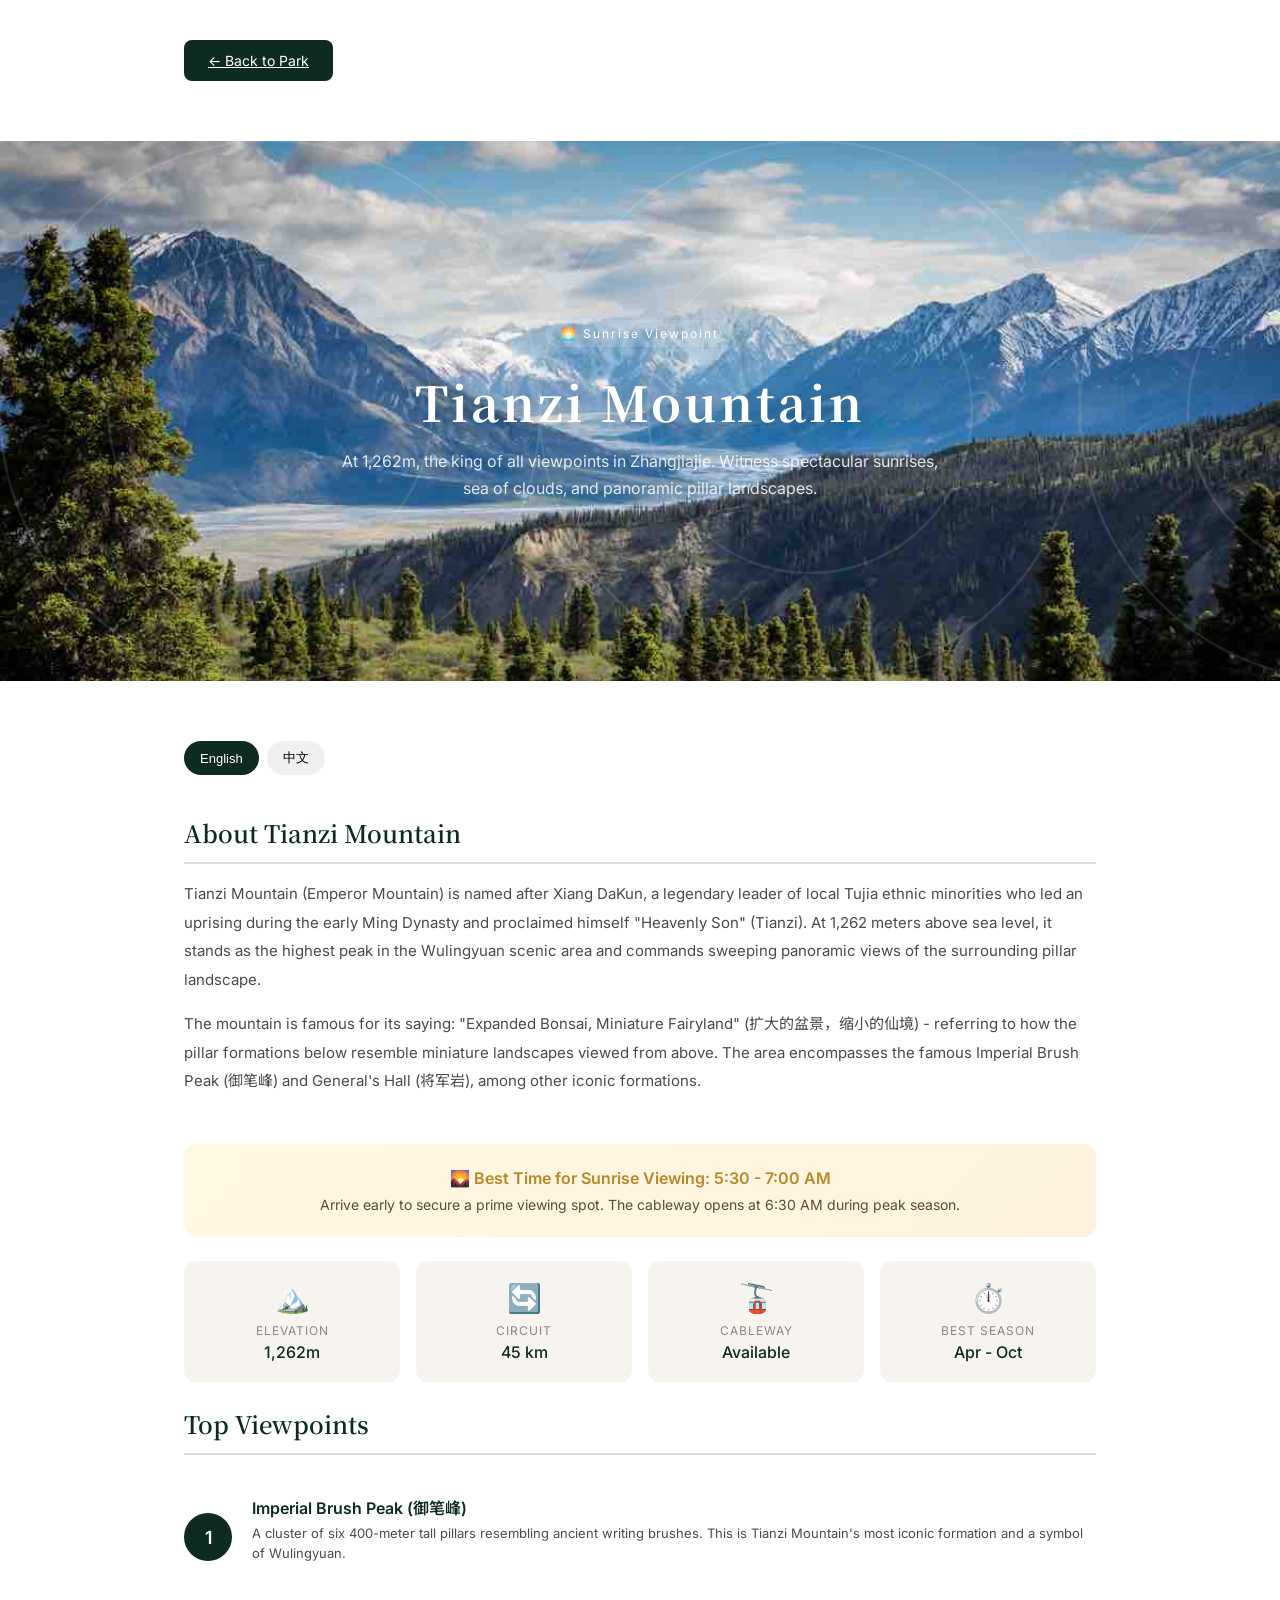
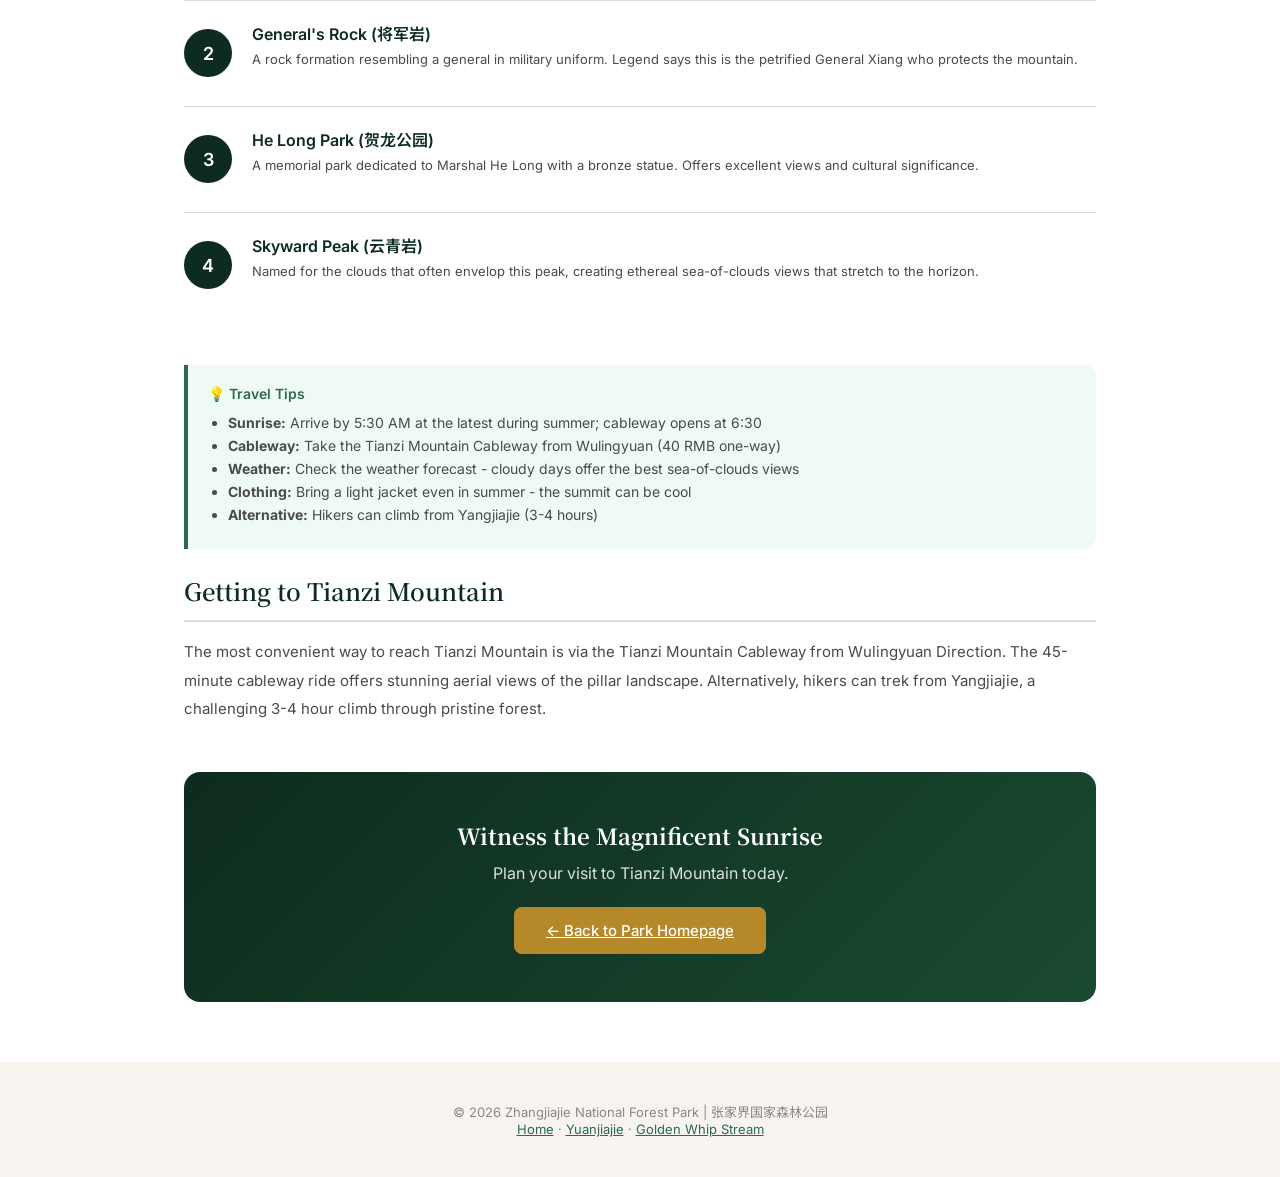
<file: tianzishan.html>
<!DOCTYPE html>
<html lang="en">
<head>
  <meta charset="UTF-8" />
  <meta name="viewport" content="width=device-width, initial-scale=1.0" />
  <title>Tianzi Mountain · Sunrise & Cloud Sea | Zhangjiajie National Forest Park</title>
  <meta name="description" content="Explore Tianzi Mountain - at 1,262m, the premier sunrise and sea-of-clouds viewing spot in Zhangjiajie. Known as "Expanded Bonsai, Miniature Fairyland" with breathtaking panoramic views." />
  <link rel="dns-prefetch" href="https://fonts.googleapis.com" />
  <link rel="preconnect" href="https://fonts.googleapis.com" />
  <link rel="preconnect" href="https://fonts.gstatic.com" crossorigin />
  <link href="https://fonts.googleapis.com/css2?family=Noto+Serif+SC:wght@400;600;700&family=Inter:wght@300;400;500;600&family=Noto+Sans+SC:wght@300;400;500&display=swap" rel="stylesheet" />
  <style>
    *{box-sizing:border-box;margin:0;padding:0}
    body{font-family:'Inter','Noto Sans SC',sans-serif;color:#1a1a1a;background:#fff;-webkit-font-smoothing:antialiased}
    .back-btn{display:inline-flex;align-items:center;gap:8px;padding:12px 24px;background:#0d2b1e;color:#fff;border-radius:8px;font-size:14px;transition:background .2s}
    .back-btn:hover{background:#1a4a30}
    .detail-hero{height:60vh;min-height:400px;background:url('../assets/images/tianzishan.jpg') center/cover no-repeat;display:flex;align-items:center;justify-content:center;text-align:center;color:#fff;position:relative;overflow:hidden}
    .detail-hero::before{content:'';position:absolute;inset:0;background:url("data:image/svg+xml,%3Csvg xmlns='http://www.w3.org/2000/svg' viewBox='0 0 100 100'%3E%3Ccircle cx='50' cy='50' r='30' fill='none' stroke='%23fff' stroke-width='0.5' opacity='0.1'/%3E%3Ccircle cx='50' cy='50' r='50' fill='none' stroke='%23fff' stroke-width='0.5' opacity='0.1'/%3E%3C/svg%3E");}
    .detail-hero h1{font-family:'Noto Serif SC',serif;font-size:clamp(28px,5vw,48px);font-weight:700;letter-spacing:3px;margin-bottom:12px;text-shadow:0 2px 20px rgba(0,0,0,0.3)}
    .detail-hero p{font-size:16px;opacity:0.85;max-width:600px;line-height:1.7}
    .detail-hero .hero-badge{display:inline-flex;align-items:center;gap:8px;background:rgba(255,255,255,0.15);padding:6px 16px;border-radius:20px;font-size:12px;margin-bottom:20px;letter-spacing:2px}
    .container{max-width:960px;margin:0 auto;padding:60px 24px}
    .lang-toggle{display:flex;gap:8px;margin-bottom:40px}
    .lang-btn{padding:8px 16px;border-radius:20px;font-size:13px;background:#f0f0f0;border:none;cursor:pointer;transition:all .2s}
    .lang-btn.active{background:#0d2b1e;color:#fff}
    .section{margin-bottom:48px}
    .section h2{font-family:'Noto Serif SC',serif;font-size:24px;font-weight:600;color:#0d2b1e;margin-bottom:16px;padding-bottom:12px;border-bottom:2px solid #e0dbd4}
    .section p{font-size:15px;color:#4a4a4a;line-height:1.9;margin-bottom:16px}
    .info-grid{display:grid;grid-template-columns:repeat(auto-fit,minmax(200px,1fr));gap:16px;margin:24px 0}
    .info-card{background:#f7f3ee;padding:20px;border-radius:12px;text-align:center}
    .info-card .info-icon{font-size:28px;margin-bottom:8px}
    .info-card .info-label{font-size:12px;color:#888;letter-spacing:1px;text-transform:uppercase;margin-bottom:4px}
    .info-card .info-value{font-size:16px;font-weight:500;color:#0d2b1e}
    .viewpoint-list{list-style:none;margin:20px 0}
    .viewpoint-list li{padding:20px 0;border-bottom:1px solid #e0dbd4;display:grid;grid-template-columns:auto 1fr;gap:20px;align-items:center}
    .viewpoint-list li:last-child{border-bottom:none}
    .viewpoint-num{width:48px;height:48px;background:#0d2b1e;color:#fff;border-radius:50%;display:flex;align-items:center;justify-content:center;font-size:18px;font-weight:600}
    .viewpoint-info h4{font-size:16px;font-weight:600;color:#0d2b1e;margin-bottom:4px}
    .viewpoint-info p{font-size:13px;color:#4a4a4a;line-height:1.6}
    .sunrise-tip{background:linear-gradient(135deg,#fff8e1,#fff3e0);border-radius:12px;padding:24px;margin:24px 0;text-align:center}
    .sunrise-tip h4{font-size:16px;font-weight:600;color:#b5882a;margin-bottom:8px}
    .sunrise-tip p{font-size:14px;color:#5a4a3a;margin-bottom:0}
    .tip-box{background:#f0faf4;border-left:4px solid #2d6a4f;padding:20px;border-radius:0 12px 12px 0;margin:24px 0}
    .tip-box h4{font-size:14px;font-weight:600;color:#2d6a4f;margin-bottom:8px}
    .tip-box ul{margin:12px 0 0;padding-left:20px}
    .tip-box li{font-size:14px;color:#4a4a4a;margin-bottom:6px}
    .cta-section{background:linear-gradient(135deg,#0d2b1e,#1a4a30);color:#fff;padding:48px;border-radius:16px;text-align:center;margin-top:48px}
    .cta-section h3{font-family:'Noto Serif SC',serif;font-size:22px;margin-bottom:12px}
    .cta-section p{opacity:0.85;margin-bottom:24px}
    .cta-btn{display:inline-flex;align-items:center;gap:8px;padding:14px 32px;background:#b5882a;color:#fff;border-radius:8px;font-size:15px;font-weight:500;transition:background .2s,transform .2s}
    .cta-btn:hover{background:#d4a843;transform:translateY(-2px)}
    [lang="zh"] .en-content{display:none}
    [lang="en"] .zh-content{display:none}
    .footer{padding:40px 24px;text-align:center;background:#f7f3ee;font-size:13px;color:#888}
    .footer a{color:#2d6a4f}
  </style>
</head>
<body lang="en">
  <div class="container" style="padding-top:40px">
    <a href="index.html" class="back-btn" data-i18n="back">← Back to Park</a>
  </div>

  <div class="detail-hero">
    <div>
      <div class="hero-badge">🌅 Sunrise Viewpoint</div>
      <h1 class="en-content">Tianzi Mountain</h1>
      <h1 class="zh-content">天子山</h1>
      <p class="en-content">At 1,262m, the king of all viewpoints in Zhangjiajie. Witness spectacular sunrises, sea of clouds, and panoramic pillar landscapes.</p>
      <p class="zh-content">海拔1262米，张家界众山之巅。观赏壮丽日出、云海翻涌，俯瞰万千石峰。</p>
    </div>
  </div>

  <div class="container">
    <div class="lang-toggle">
      <button class="lang-btn active" onclick="switchDetailLang('en')">English</button>
      <button class="lang-btn" onclick="switchDetailLang('zh')">中文</button>
    </div>

    <div class="section">
      <h2 class="en-content">About Tianzi Mountain</h2>
      <h2 class="zh-content">景区简介</h2>
      <p class="en-content">Tianzi Mountain (Emperor Mountain) is named after Xiang DaKun, a legendary leader of local Tujia ethnic minorities who led an uprising during the early Ming Dynasty and proclaimed himself "Heavenly Son" (Tianzi). At 1,262 meters above sea level, it stands as the highest peak in the Wulingyuan scenic area and commands sweeping panoramic views of the surrounding pillar landscape.</p>
      <p class="zh-content">天子山因明代土家族农民起义领袖向大坤自称"天子"而得名。海拔1262米，是武陵源景区最高峰，可俯瞰周围壮观的石峰景观。</p>
      <p class="en-content">The mountain is famous for its saying: "Expanded Bonsai, Miniature Fairyland" (扩大的盆景，缩小的仙境) - referring to how the pillar formations below resemble miniature landscapes viewed from above. The area encompasses the famous Imperial Brush Peak (御笔峰) and General's Hall (将军岩), among other iconic formations.</p>
      <p class="zh-content">景区以"扩大的盆景，缩小的仙境"著称——从山顶俯瞰，下方石峰如微缩景观。天子山包含著名的御笔峰、将军岩等标志性景观。</p>
    </div>

    <div class="sunrise-tip">
      <h4 class="en-content">🌄 Best Time for Sunrise Viewing: 5:30 - 7:00 AM</h4>
      <h4 class="zh-content">🌄 日出观赏最佳时间：清晨 5:30 - 7:00</h4>
      <p class="en-content">Arrive early to secure a prime viewing spot. The cableway opens at 6:30 AM during peak season.</p>
      <p class="zh-content">建议提前到达以抢占最佳观赏位置。旺季索道早上6:30开放。</p>
    </div>

    <div class="info-grid">
      <div class="info-card">
        <div class="info-icon">🏔️</div>
        <div class="info-label en-content">Elevation</div>
        <div class="info-label zh-content">海拔</div>
        <div class="info-value">1,262m</div>
      </div>
      <div class="info-card">
        <div class="info-icon">🔄</div>
        <div class="info-label en-content">Circuit</div>
        <div class="info-label zh-content">环山游线</div>
        <div class="info-value">45 km</div>
      </div>
      <div class="info-card">
        <div class="info-icon">🚡</div>
        <div class="info-label en-content">Cableway</div>
        <div class="info-label zh-content">索道</div>
        <div class="info-value en-content">Available</div>
        <div class="info-value zh-content">已开放</div>
      </div>
      <div class="info-card">
        <div class="info-icon">⏱️</div>
        <div class="info-label en-content">Best Season</div>
        <div class="info-label zh-content">最佳季节</div>
        <div class="info-value en-content">Apr - Oct</div>
        <div class="info-value zh-content">4-10月</div>
      </div>
    </div>

    <div class="section">
      <h2 class="en-content">Top Viewpoints</h2>
      <h2 class="zh-content">主要观景点</h2>
      <ul class="viewpoint-list">
        <li>
          <div class="viewpoint-num">1</div>
          <div class="viewpoint-info">
            <h4 class="en-content">Imperial Brush Peak (御笔峰)</h4>
            <h4 class="zh-content">御笔峰</h4>
            <p class="en-content">A cluster of six 400-meter tall pillars resembling ancient writing brushes. This is Tianzi Mountain's most iconic formation and a symbol of Wulingyuan.</p>
            <p class="zh-content">六座高400米的石柱群，形似古代毛笔，是天子山的标志性景观，也是武陵源的象征。</p>
          </div>
        </li>
        <li>
          <div class="viewpoint-num">2</div>
          <div class="viewpoint-info">
            <h4 class="en-content">General's Rock (将军岩)</h4>
            <h4 class="zh-content">将军岩</h4>
            <p class="en-content">A rock formation resembling a general in military uniform. Legend says this is the petrified General Xiang who protects the mountain.</p>
            <p class="zh-content">形似身着军装的将军的岩石。传说这是化为岩石守护此山的向大坤将军。</p>
          </div>
        </li>
        <li>
          <div class="viewpoint-num">3</div>
          <div class="viewpoint-info">
            <h4 class="en-content">He Long Park (贺龙公园)</h4>
            <h4 class="zh-content">贺龙公园</h4>
            <p class="en-content">A memorial park dedicated to Marshal He Long with a bronze statue. Offers excellent views and cultural significance.</p>
            <p class="zh-content">为纪念贺龙元帅而建的公园，园内有贺龙铜像，景色优美且具文化意义。</p>
          </div>
        </li>
        <li>
          <div class="viewpoint-num">4</div>
          <div class="viewpoint-info">
            <h4 class="en-content">Skyward Peak (云青岩)</h4>
            <h4 class="zh-content">云青岩</h4>
            <p class="en-content">Named for the clouds that often envelop this peak, creating ethereal sea-of-clouds views that stretch to the horizon.</p>
            <p class="zh-content">因常有云雾缭绕此峰而得名，可欣赏延伸到天际的壮观云海。</p>
          </div>
        </li>
      </ul>
    </div>

    <div class="tip-box">
      <h4 class="en-content">💡 Travel Tips</h4>
      <h4 class="zh-content">💡 游览贴士</h4>
      <ul class="en-content">
        <li><strong>Sunrise:</strong> Arrive by 5:30 AM at the latest during summer; cableway opens at 6:30</li>
        <li><strong>Cableway:</strong> Take the Tianzi Mountain Cableway from Wulingyuan (40 RMB one-way)</li>
        <li><strong>Weather:</strong> Check the weather forecast - cloudy days offer the best sea-of-clouds views</li>
        <li><strong>Clothing:</strong> Bring a light jacket even in summer - the summit can be cool</li>
        <li><strong>Alternative:</strong> Hikers can climb from Yangjiajie (3-4 hours)</li>
      </ul>
      <ul class="zh-content">
        <li><strong>日出：</strong>夏季最迟5:30前到达，索道6:30开放</li>
        <li><strong>索道：</strong>从武陵源乘坐天子山索道上山（单程40元）</li>
        <li><strong>天气：</strong>查看天气预报——多云天最适合观赏云海</li>
        <li><strong>衣物：</strong>即使夏季也建议带薄外套，山顶较凉爽</li>
        <li><strong>徒步：</strong>也可从杨家界徒步上山（需3-4小时）</li>
      </ul>
    </div>

    <div class="section">
      <h2 class="en-content">Getting to Tianzi Mountain</h2>
      <h2 class="zh-content">交通方式</h2>
      <p class="en-content">The most convenient way to reach Tianzi Mountain is via the Tianzi Mountain Cableway from Wulingyuan Direction. The 45-minute cableway ride offers stunning aerial views of the pillar landscape. Alternatively, hikers can trek from Yangjiajie, a challenging 3-4 hour climb through pristine forest.</p>
      <p class="zh-content">前往天子山最便捷的方式是从武陵源方向乘坐天子山索道。45分钟的索道之旅可欣赏壮观的空中石峰景观。也可从杨家界徒步登山，穿越原始森林约需3-4小时。</p>
    </div>

    <div class="cta-section">
      <h3 class="en-content">Witness the Magnificent Sunrise</h3>
      <h3 class="zh-content">见证壮丽日出</h3>
      <p class="en-content">Plan your visit to Tianzi Mountain today.</p>
      <p class="zh-content">现在规划您的天子山之旅。</p>
      <a href="index.html" class="cta-btn en-content">← Back to Park Homepage</a>
      <a href="index.html" class="cta-btn zh-content">← 返回公园首页</a>
    </div>
  </div>

  <footer class="footer">
    <p>© 2026 Zhangjiajie National Forest Park | 张家界国家森林公园</p>
    <p><a href="index.html" data-i18n="footer_home">Home</a> · <a href="yuanjiajie.html" data-i18n="footer_yuan">Yuanjiajie</a> · <a href="jinbianxi.html" data-i18n="footer_jinbian">Golden Whip Stream</a></p>
  </footer>

  <script defer>
    function switchDetailLang(lang) {
      document.body.lang = lang;
      document.querySelectorAll('.lang-btn').forEach(function(btn){
        btn.classList.remove('active');
        if(btn.textContent.toLowerCase().includes(lang === 'en' ? 'english' : '中文')) {
          btn.classList.add('active');
        }
      });
      document.querySelectorAll('.en-content, .zh-content').forEach(function(el){
        if(lang === 'en') {
          el.style.display = el.classList.contains('en-content') ? '' : 'none';
        } else {
          el.style.display = el.classList.contains('zh-content') ? '' : 'none';
        }
      });
    }
  </script>
</body>
</html>
</file>
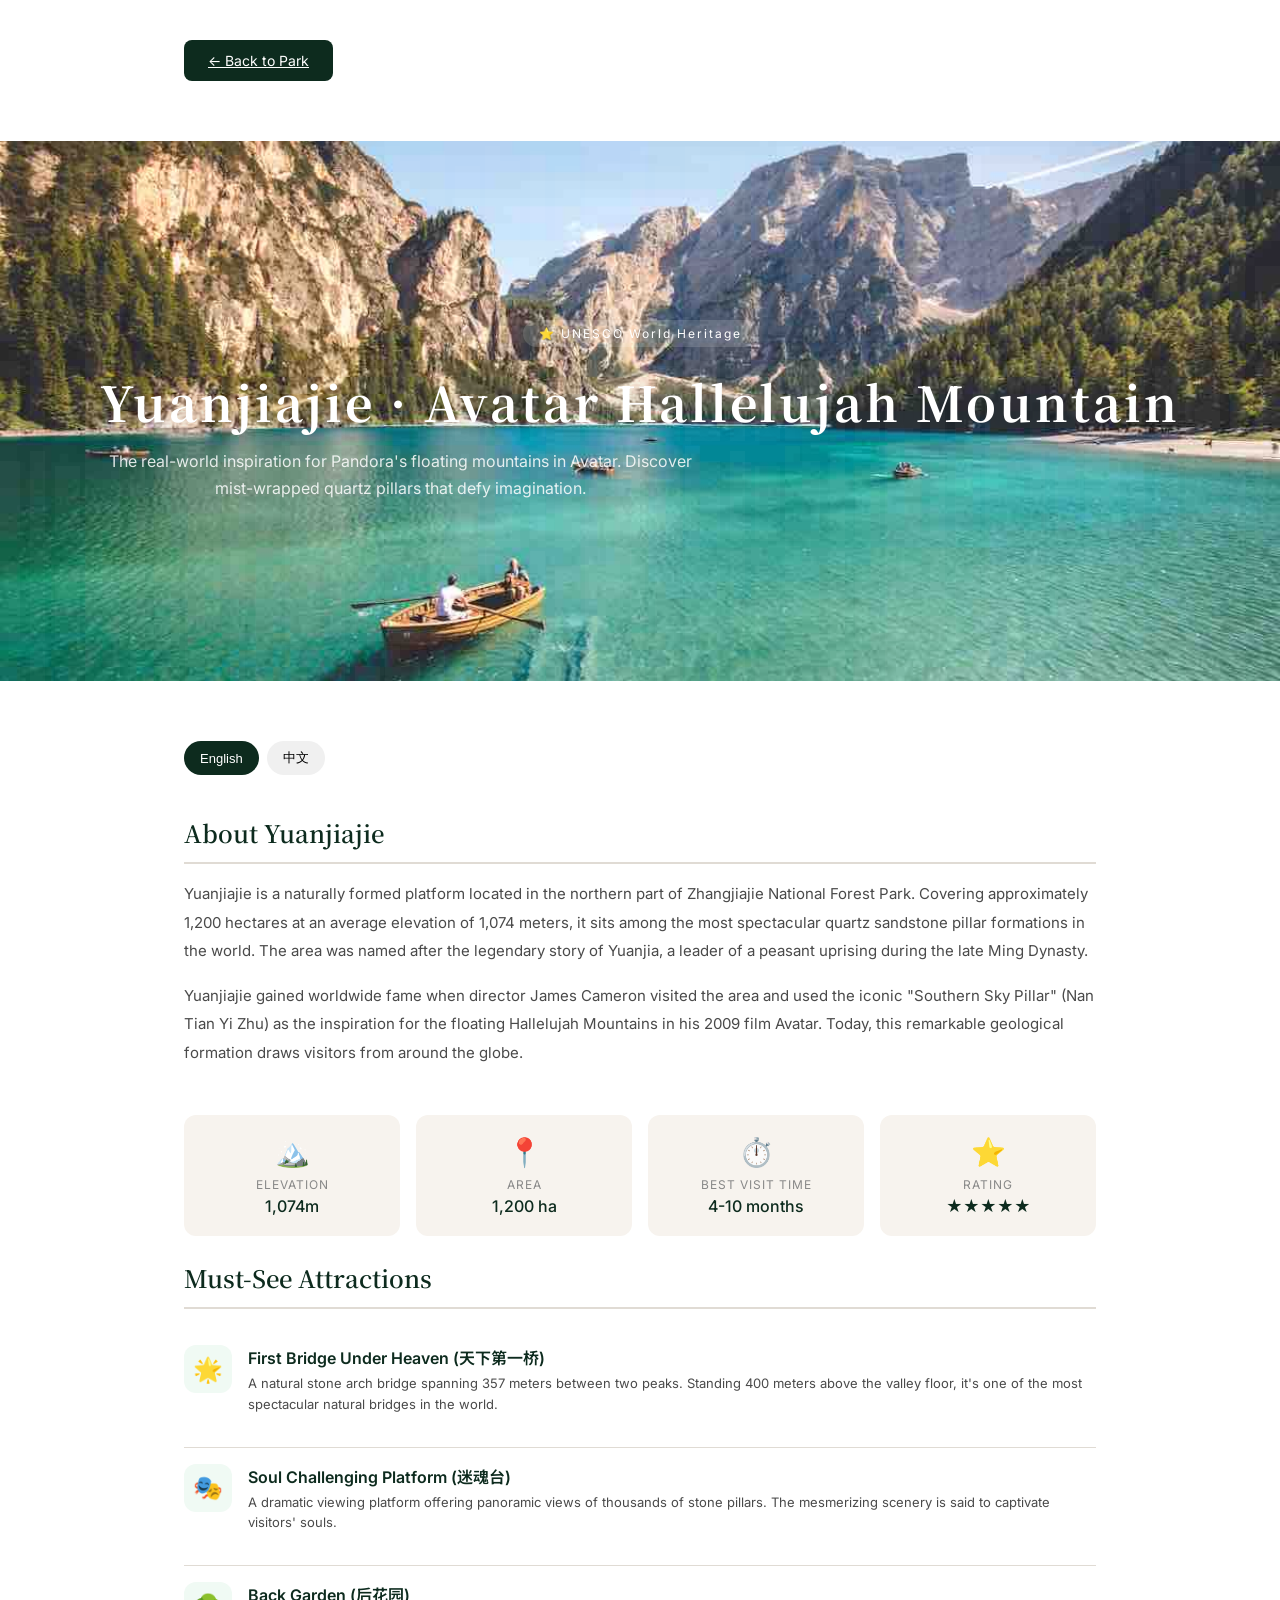
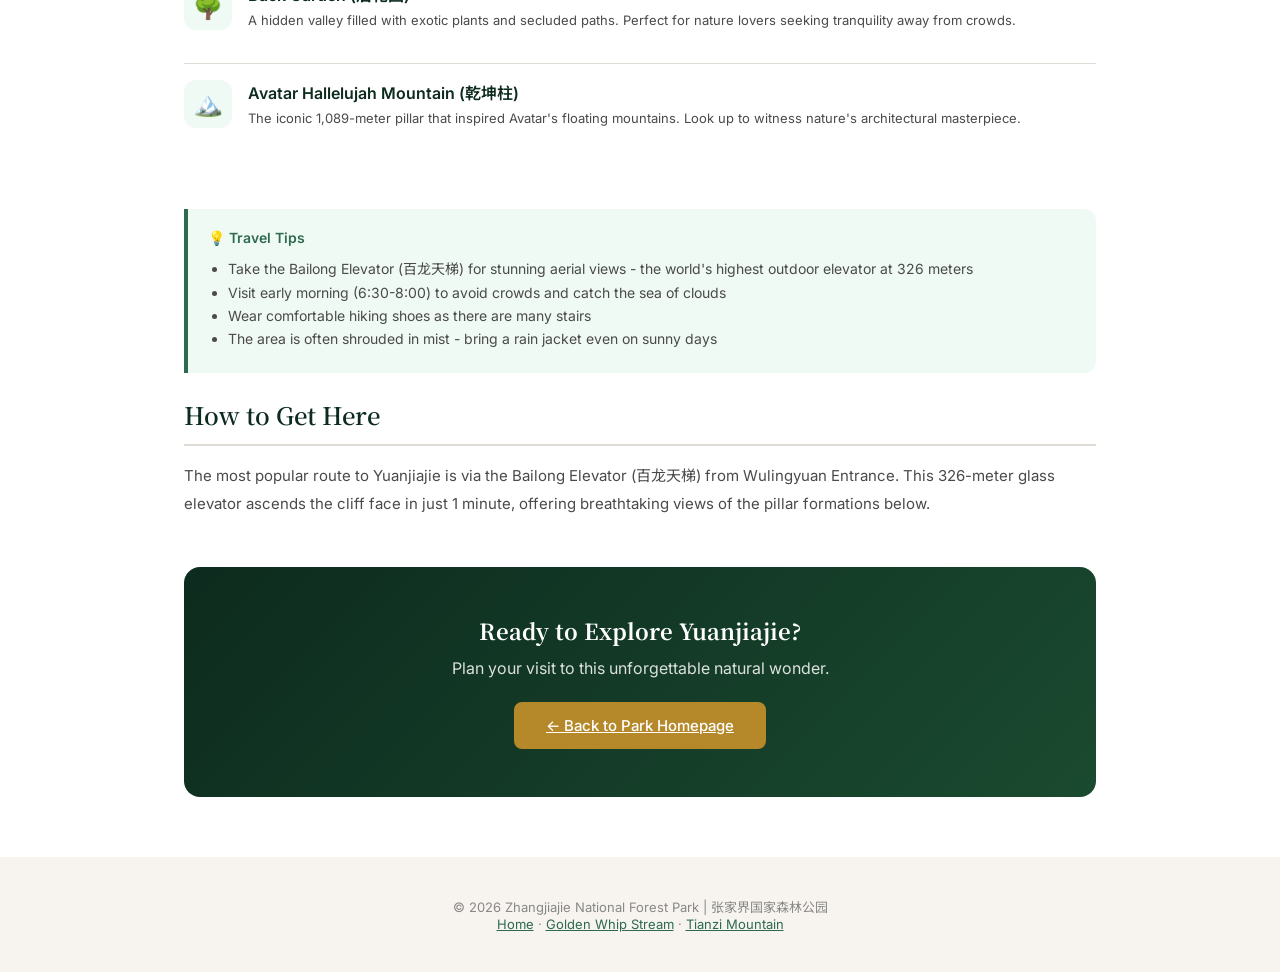
<file: yuanjiajie.html>
<!DOCTYPE html>
<html lang="en">
<head>
  <meta charset="UTF-8" />
  <meta name="viewport" content="width=device-width, initial-scale=1.0" />
  <title>Yuanjiajie · Avatar Hallelujah Mountain | Zhangjiajie National Forest Park</title>
  <meta name="description" content="Explore Yuanjiajie - the real-world inspiration for Avatar's Hallelujah Mountain. Learn about the quartz sandstone pillars, "Southern Sky Pillar", and classic attractions like First Bridge Under Heaven." />
  <link rel="dns-prefetch" href="https://fonts.googleapis.com" />
  <link rel="preconnect" href="https://fonts.googleapis.com" />
  <link rel="preconnect" href="https://fonts.gstatic.com" crossorigin />
  <link href="https://fonts.googleapis.com/css2?family=Noto+Serif+SC:wght@400;600;700&family=Inter:wght@300;400;500;600&family=Noto+Sans+SC:wght@300;400;500&display=swap" rel="stylesheet" />
  <style>
    *{box-sizing:border-box;margin:0;padding:0}
    body{font-family:'Inter','Noto Sans SC',sans-serif;color:#1a1a1a;background:#fff;-webkit-font-smoothing:antialiased}
    .back-btn{display:inline-flex;align-items:center;gap:8px;padding:12px 24px;background:var(--green-dark,#0d2b1e);color:#fff;border-radius:8px;font-size:14px;transition:background .2s}
    .back-btn:hover{background:#1a4a30}
    .detail-hero{height:60vh;min-height:400px;background:url('../assets/images/yuanjiajie.jpg') center/cover no-repeat;display:flex;align-items:center;justify-content:center;text-align:center;color:#fff;position:relative;overflow:hidden}
    .detail-hero::before{content:'';position:absolute;inset:0;background:url("data:image/svg+xml,%3Csvg xmlns='http://www.w3.org/2000/svg' viewBox='0 0 100 100'%3E%3Crect fill='%23fff' opacity='0.03' x='0' y='20' width='20' height='80'/%3E%3Crect fill='%23fff' opacity='0.03' x='30' y='10' width='15' height='90'/%3E%3Crect fill='%23fff' opacity='0.03' x='55' y='25' width='25' height='75'/%3E%3Crect fill='%23fff' opacity='0.03' x='85' y='5' width='15' height='95'/%3E%3C/svg%3E");background-size:100px}
    .detail-hero h1{font-family:'Noto Serif SC',serif;font-size:clamp(28px,5vw,48px);font-weight:700;letter-spacing:3px;margin-bottom:12px;text-shadow:0 2px 20px rgba(0,0,0,0.3)}
    .detail-hero p{font-size:16px;opacity:0.85;max-width:600px;line-height:1.7}
    .detail-hero .hero-badge{display:inline-flex;align-items:center;gap:8px;background:rgba(255,255,255,0.15);padding:6px 16px;border-radius:20px;font-size:12px;margin-bottom:20px;letter-spacing:2px}
    .container{max-width:960px;margin:0 auto;padding:60px 24px}
    .lang-toggle{display:flex;gap:8px;margin-bottom:40px}
    .lang-btn{padding:8px 16px;border-radius:20px;font-size:13px;background:#f0f0f0;border:none;cursor:pointer;transition:all .2s}
    .lang-btn.active{background:#0d2b1e;color:#fff}
    .section{margin-bottom:48px}
    .section h2{font-family:'Noto Serif SC',serif;font-size:24px;font-weight:600;color:#0d2b1e;margin-bottom:16px;padding-bottom:12px;border-bottom:2px solid #e0dbd4}
    .section p{font-size:15px;color:#4a4a4a;line-height:1.9;margin-bottom:16px}
    .info-grid{display:grid;grid-template-columns:repeat(auto-fit,minmax(200px,1fr));gap:16px;margin:24px 0}
    .info-card{background:#f7f3ee;padding:20px;border-radius:12px;text-align:center}
    .info-card .info-icon{font-size:28px;margin-bottom:8px}
    .info-card .info-label{font-size:12px;color:#888;letter-spacing:1px;text-transform:uppercase;margin-bottom:4px}
    .info-card .info-value{font-size:16px;font-weight:500;color:#0d2b1e}
    .attraction-list{list-style:none;margin:20px 0}
    .attraction-list li{padding:16px 0;border-bottom:1px solid #e0dbd4;display:flex;gap:16px;align-items:flex-start}
    .attraction-list li:last-child{border-bottom:none}
    .attraction-icon{width:48px;height:48px;background:#f0faf4;border-radius:12px;display:flex;align-items:center;justify-content:center;font-size:24px;flex-shrink:0}
    .attraction-info h4{font-size:16px;font-weight:600;color:#0d2b1e;margin-bottom:4px}
    .attraction-info p{font-size:13px;color:#4a4a4a;line-height:1.6}
    .tip-box{background:#f0faf4;border-left:4px solid #2d6a4f;padding:20px;border-radius:0 12px 12px 0;margin:24px 0}
    .tip-box h4{font-size:14px;font-weight:600;color:#2d6a4f;margin-bottom:8px}
    .tip-box p{font-size:14px;color:#4a4a4a;margin-bottom:0}
    .tip-box ul{margin:12px 0 0;padding-left:20px}
    .tip-box li{font-size:14px;color:#4a4a4a;margin-bottom:6px}
    .cta-section{background:linear-gradient(135deg,#0d2b1e,#1a4a30);color:#fff;padding:48px;border-radius:16px;text-align:center;margin-top:48px}
    .cta-section h3{font-family:'Noto Serif SC',serif;font-size:22px;margin-bottom:12px}
    .cta-section p{opacity:0.85;margin-bottom:24px}
    .cta-btn{display:inline-flex;align-items:center;gap:8px;padding:14px 32px;background:#b5882a;color:#fff;border-radius:8px;font-size:15px;font-weight:500;transition:background .2s,transform .2s}
    .cta-btn:hover{background:#d4a843;transform:translateY(-2px)}
    [lang="zh"] .en-content{display:none}
    [lang="en"] .zh-content{display:none}
    .footer{padding:40px 24px;text-align:center;background:#f7f3ee;font-size:13px;color:#888}
    .footer a{color:#2d6a4f}
  </style>
</head>
<body lang="en">
  <div class="container" style="padding-top:40px">
    <a href="index.html" class="back-btn" data-i18n="back">← Back to Park</a>
  </div>

  <div class="detail-hero">
    <div>
      <div class="hero-badge">⭐ UNESCO World Heritage</div>
      <h1 class="en-content">Yuanjiajie · Avatar Hallelujah Mountain</h1>
      <h1 class="zh-content">袁家界 · 阿凡达取景地</h1>
      <p class="en-content">The real-world inspiration for Pandora's floating mountains in Avatar. Discover mist-wrapped quartz pillars that defy imagination.</p>
      <p class="zh-content">电影《阿凡达》中潘多拉星球悬浮山的原型。探索云雾缭绕、宛如仙境的石英砂岩奇峰。</p>
    </div>
  </div>

  <div class="container">
    <div class="lang-toggle">
      <button class="lang-btn active" onclick="switchDetailLang('en')">English</button>
      <button class="lang-btn" onclick="switchDetailLang('zh')">中文</button>
    </div>

    <div class="section">
      <h2 class="en-content">About Yuanjiajie</h2>
      <h2 class="zh-content">景区简介</h2>
      <p class="en-content">Yuanjiajie is a naturally formed platform located in the northern part of Zhangjiajie National Forest Park. Covering approximately 1,200 hectares at an average elevation of 1,074 meters, it sits among the most spectacular quartz sandstone pillar formations in the world. The area was named after the legendary story of Yuanjia, a leader of a peasant uprising during the late Ming Dynasty.</p>
      <p class="zh-content">袁家界是位于张家界国家森林公园北部的一座天然平台。面积约1200公顷，平均海拔1074米，拥有世界上最壮观的石英砂岩峰林地貌之一。景区因明代农民起义领袖袁家而得名。</p>
      <p class="en-content">Yuanjiajie gained worldwide fame when director James Cameron visited the area and used the iconic "Southern Sky Pillar" (Nan Tian Yi Zhu) as the inspiration for the floating Hallelujah Mountains in his 2009 film Avatar. Today, this remarkable geological formation draws visitors from around the globe.</p>
      <p class="zh-content">袁家界因2009年电影《阿凡达》导演詹姆斯·卡梅隆来访，以标志性的"南天一柱"为灵感创造了电影中悬浮的哈里路亚山而闻名于世。如今，这处独特的地质奇观吸引着来自世界各地的游客。</p>
    </div>

    <div class="info-grid">
      <div class="info-card">
        <div class="info-icon">🏔️</div>
        <div class="info-label en-content">Elevation</div>
        <div class="info-label zh-content">海拔</div>
        <div class="info-value">1,074m</div>
      </div>
      <div class="info-card">
        <div class="info-icon">📍</div>
        <div class="info-label en-content">Area</div>
        <div class="info-label zh-content">面积</div>
        <div class="info-value">1,200 ha</div>
      </div>
      <div class="info-card">
        <div class="info-icon">⏱️</div>
        <div class="info-label en-content">Best Visit Time</div>
        <div class="info-label zh-content">最佳游览时间</div>
        <div class="info-value en-content">4-10 months</div>
        <div class="info-value zh-content">4-10月</div>
      </div>
      <div class="info-card">
        <div class="info-icon">⭐</div>
        <div class="info-label en-content">Rating</div>
        <div class="info-label zh-content">评分</div>
        <div class="info-value">★★★★★</div>
      </div>
    </div>

    <div class="section">
      <h2 class="en-content">Must-See Attractions</h2>
      <h2 class="zh-content">必游景点</h2>
      <ul class="attraction-list">
        <li>
          <div class="attraction-icon">🌟</div>
          <div class="attraction-info">
            <h4 class="en-content">First Bridge Under Heaven (天下第一桥)</h4>
            <h4 class="zh-content">天下第一桥</h4>
            <p class="en-content">A natural stone arch bridge spanning 357 meters between two peaks. Standing 400 meters above the valley floor, it's one of the most spectacular natural bridges in the world.</p>
            <p class="zh-content">两峰之间跨度357米的天然石桥，距谷底400米，是世界上最壮观的天然石桥之一。</p>
          </div>
        </li>
        <li>
          <div class="attraction-icon">🎭</div>
          <div class="attraction-info">
            <h4 class="en-content">Soul Challenging Platform (迷魂台)</h4>
            <h4 class="zh-content">迷魂台</h4>
            <p class="en-content">A dramatic viewing platform offering panoramic views of thousands of stone pillars. The mesmerizing scenery is said to captivate visitors' souls.</p>
            <p class="zh-content">提供千峰全景的观景平台，壮观的景色据说能令人"着迷"。</p>
          </div>
        </li>
        <li>
          <div class="attraction-icon">🌳</div>
          <div class="attraction-info">
            <h4 class="en-content">Back Garden (后花园)</h4>
            <h4 class="zh-content">后花园</h4>
            <p class="en-content">A hidden valley filled with exotic plants and secluded paths. Perfect for nature lovers seeking tranquility away from crowds.</p>
            <p class="zh-content">遍布奇花异草和幽静小径的隐秘山谷，是亲近自然的理想之地。</p>
          </div>
        </li>
        <li>
          <div class="attraction-icon">🏔️</div>
          <div class="attraction-info">
            <h4 class="en-content">Avatar Hallelujah Mountain (乾坤柱)</h4>
            <h4 class="zh-content">乾坤柱（南天一柱）</h4>
            <p class="en-content">The iconic 1,089-meter pillar that inspired Avatar's floating mountains. Look up to witness nature's architectural masterpiece.</p>
            <p class="zh-content">高1089米的标志性石柱，阿凡达悬浮山的灵感来源。仰望这座自然的建筑杰作。</p>
          </div>
        </li>
      </ul>
    </div>

    <div class="tip-box">
      <h4 class="en-content">💡 Travel Tips</h4>
      <h4 class="zh-content">💡 游览贴士</h4>
      <ul class="en-content">
        <li>Take the Bailong Elevator (百龙天梯) for stunning aerial views - the world's highest outdoor elevator at 326 meters</li>
        <li>Visit early morning (6:30-8:00) to avoid crowds and catch the sea of clouds</li>
        <li>Wear comfortable hiking shoes as there are many stairs</li>
        <li>The area is often shrouded in mist - bring a rain jacket even on sunny days</li>
      </ul>
      <ul class="zh-content">
        <li>乘坐百龙天梯（世界最高户外电梯，高326米）欣赏壮丽空中景观</li>
        <li>建议早起到达（6:30-8:00），可避开人流并观赏云海</li>
        <li>穿着舒适的登山鞋，景区内台阶较多</li>
        <li>山区常云雾缭绕，即使晴天也建议带雨具</li>
      </ul>
    </div>

    <div class="section">
      <h2 class="en-content">How to Get Here</h2>
      <h2 class="zh-content">交通方式</h2>
      <p class="en-content">The most popular route to Yuanjiajie is via the Bailong Elevator (百龙天梯) from Wulingyuan Entrance. This 326-meter glass elevator ascends the cliff face in just 1 minute, offering breathtaking views of the pillar formations below.</p>
      <p class="zh-content">前往袁家界最便捷的方式是从武陵源入口乘坐百龙天梯。这座326米的玻璃电梯仅需1分钟即可攀升悬崖，沿途欣赏下方壮观的石柱群。</p>
    </div>

    <div class="cta-section">
      <h3 class="en-content">Ready to Explore Yuanjiajie?</h3>
      <h3 class="zh-content">准备好探索袁家界了吗？</h3>
      <p class="en-content">Plan your visit to this unforgettable natural wonder.</p>
      <p class="zh-content">规划您的袁家界之旅，探索这片难忘的自然奇观。</p>
      <a href="index.html" class="cta-btn en-content">← Back to Park Homepage</a>
      <a href="index.html" class="cta-btn zh-content">← 返回公园首页</a>
    </div>
  </div>

  <footer class="footer">
    <p>© 2026 Zhangjiajie National Forest Park | 张家界国家森林公园</p>
    <p><a href="index.html" data-i18n="footer_home">Home</a> · <a href="jinbianxi.html" data-i18n="footer_jinbian">Golden Whip Stream</a> · <a href="tianzishan.html" data-i18n="footer_tianzi">Tianzi Mountain</a></p>
  </footer>

  <script defer>
    function switchDetailLang(lang) {
      document.body.lang = lang;
      document.querySelectorAll('.lang-btn').forEach(function(btn){
        btn.classList.remove('active');
        if(btn.textContent.toLowerCase().includes(lang === 'en' ? 'english' : '中文')) {
          btn.classList.add('active');
        }
      });
      document.querySelectorAll('.en-content, .zh-content').forEach(function(el){
        if(lang === 'en') {
          el.style.display = el.classList.contains('en-content') ? '' : 'none';
        } else {
          el.style.display = el.classList.contains('zh-content') ? '' : 'none';
        }
      });
    }
  </script>
</body>
</html>
</file>
